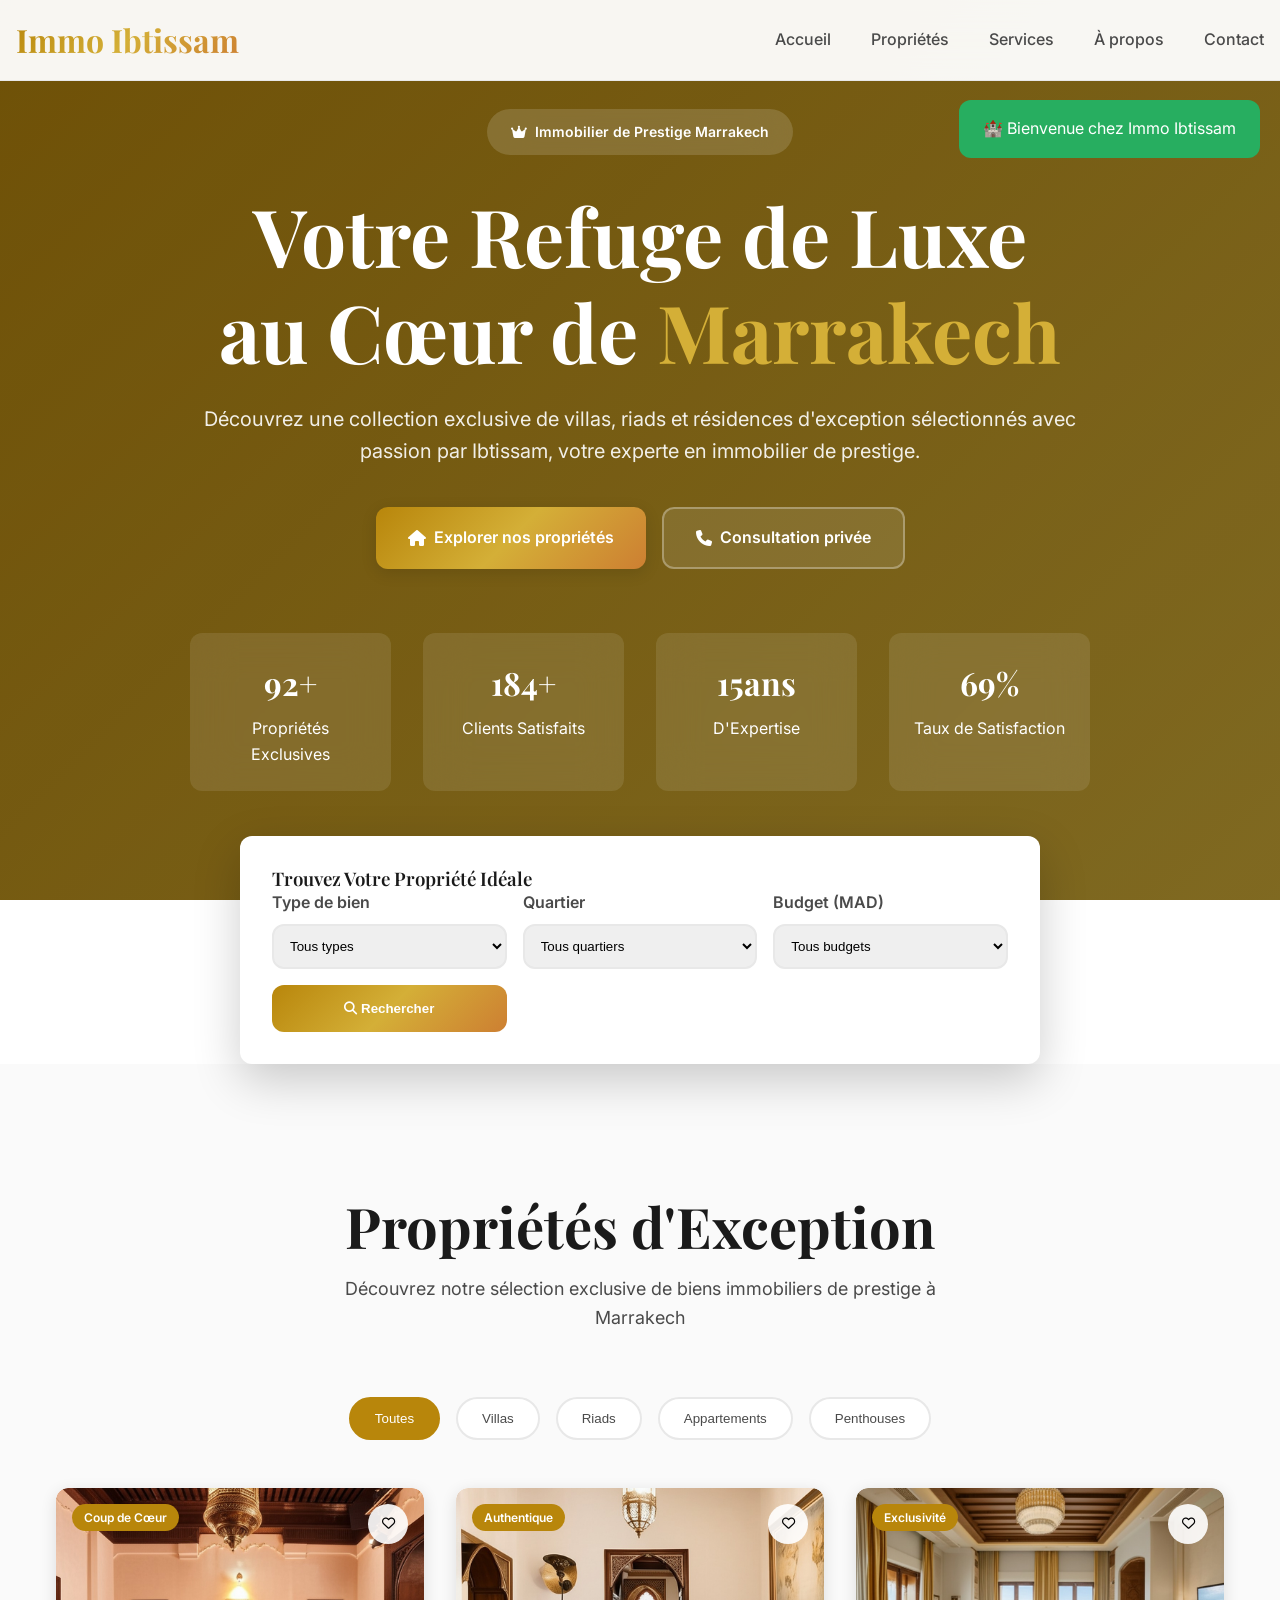
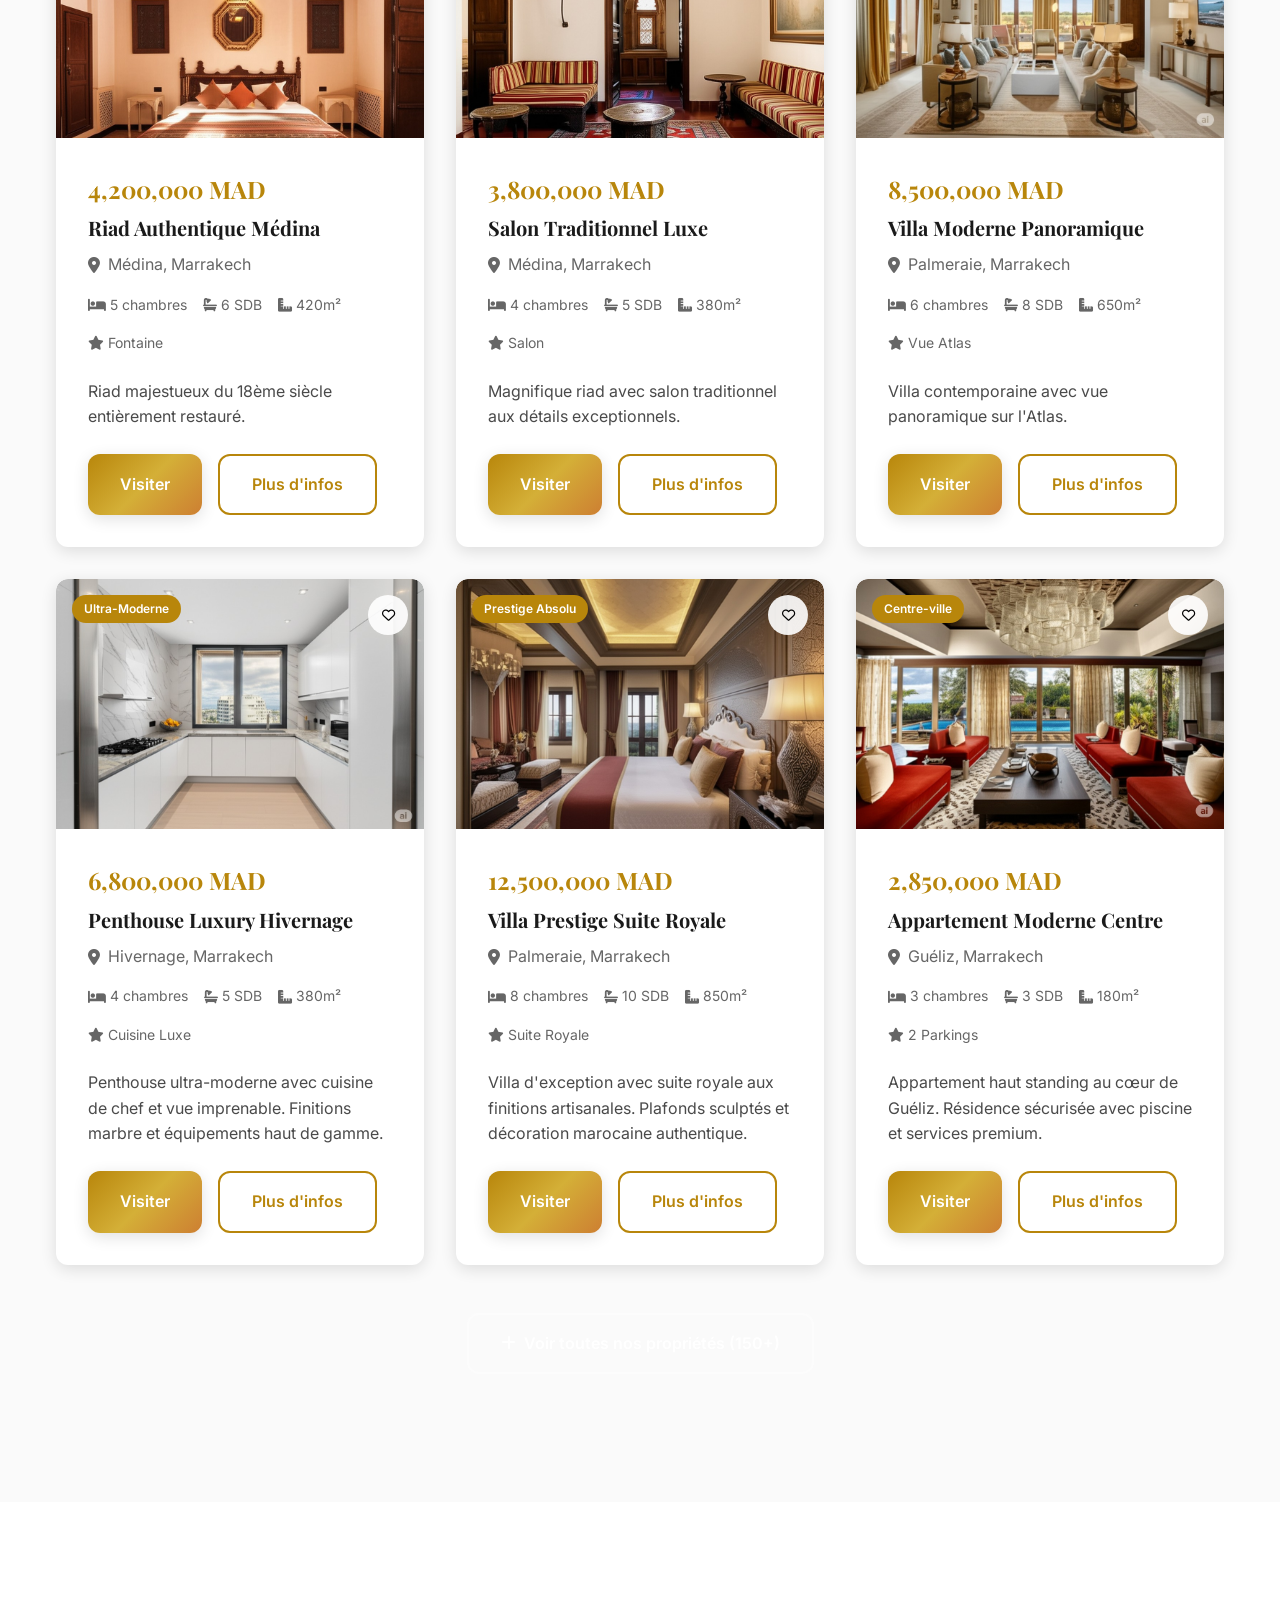
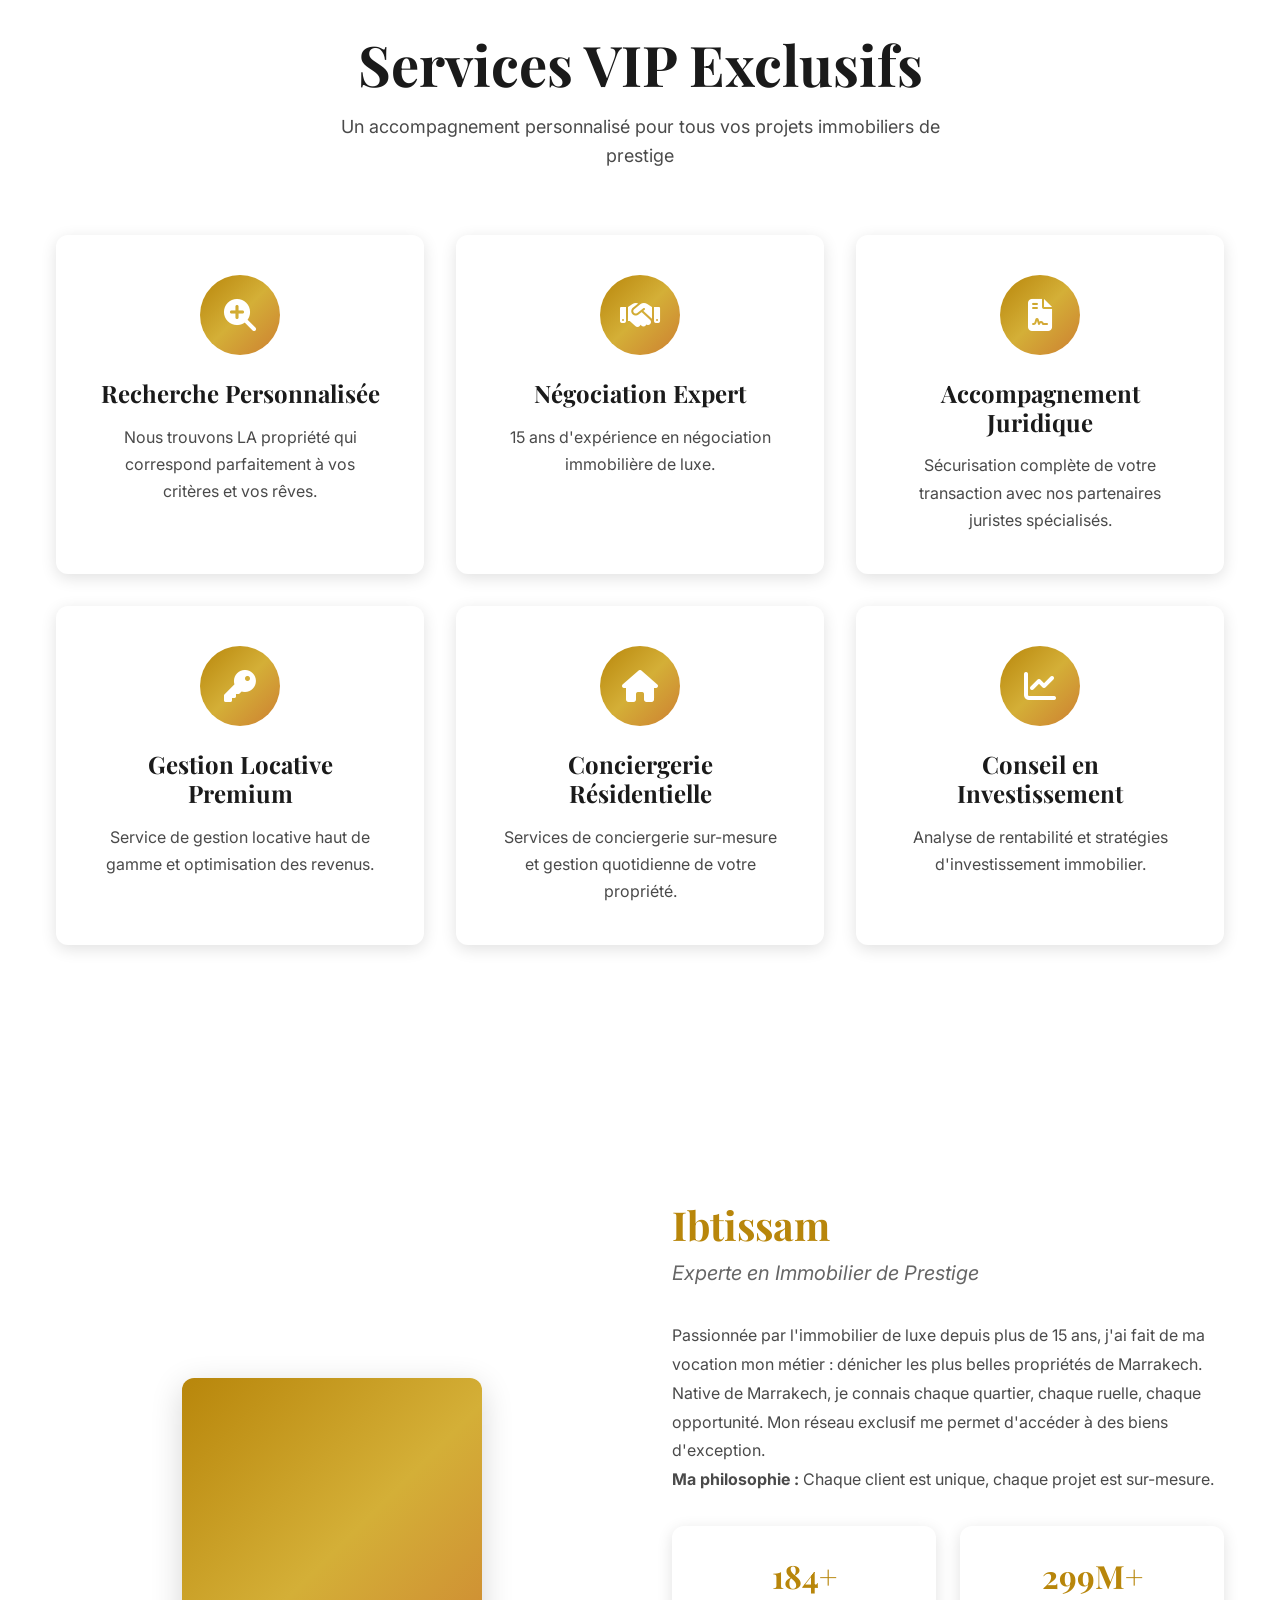
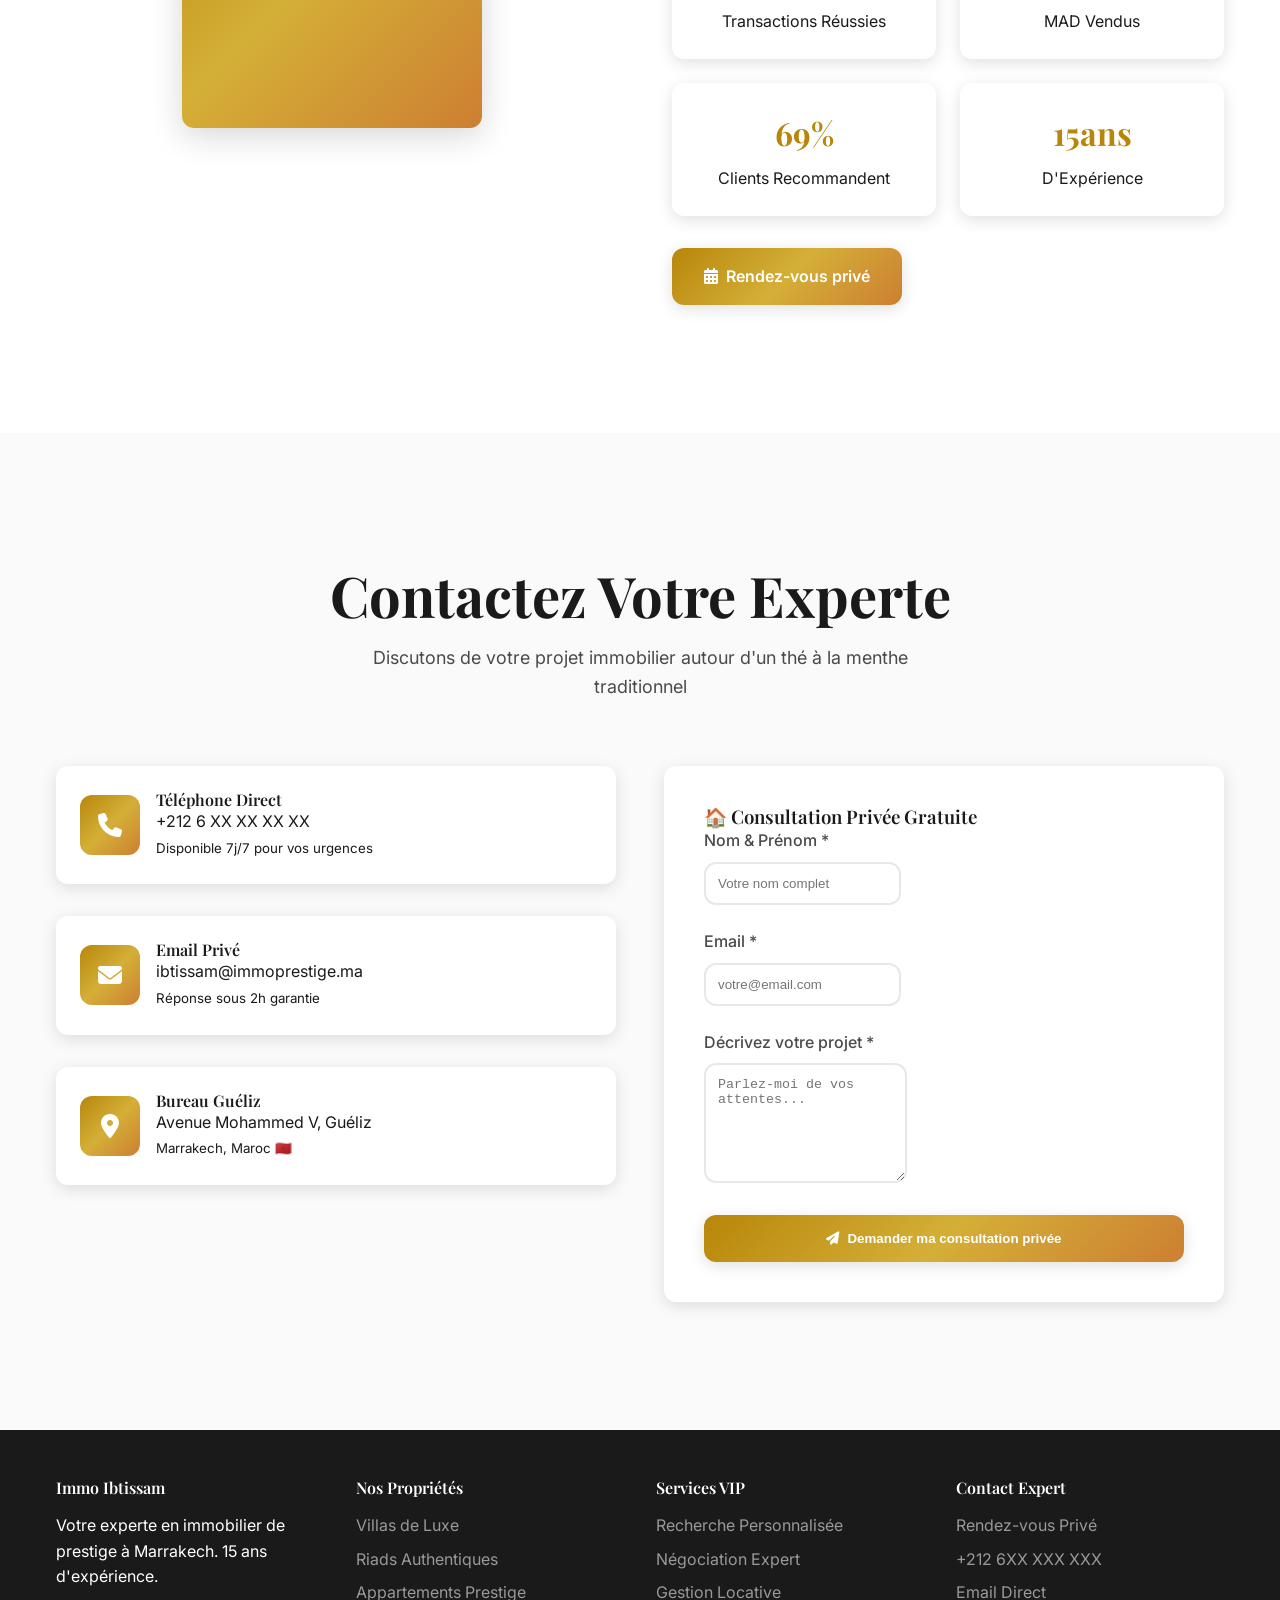
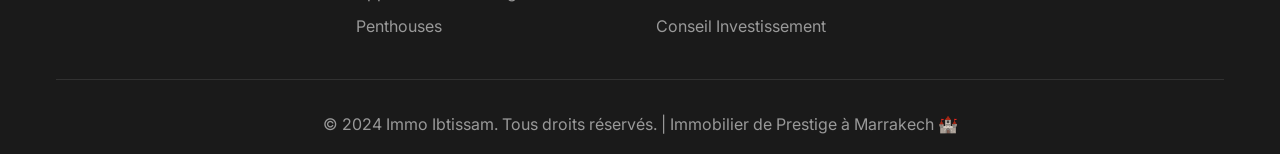
<file: imoBtisam/index.html>
<!DOCTYPE html>
<html lang="fr" class="scroll-smooth">
<head>
    <meta charset="UTF-8">
    <meta name="viewport" content="width=device-width, initial-scale=1.0">
    <title>Immo Ibtissam | Immobilier de Prestige Marrakech 🏰</title>
    
    <!-- SEO Immobilier Premium -->
    <meta name="description" content="🏠 Immobilier de luxe Marrakech | Villas, riads, appartements prestige | Location & vente exclusive | Services VIP | Immo Ibtissam - Votre expert immobilier">
    <meta name="keywords" content="immobilier Marrakech, villa luxe, riad prestige, location villa Marrakech, appartement haut standing, investissement immobilier Maroc">
    <meta name="author" content="Ibtissam - Expert Immobilier Marrakech">
    <meta name="robots" content="index, follow">
    
    <!-- Open Graph -->
    <meta property="og:title" content="Immo Ibtissam - Immobilier de Prestige Marrakech">
    <meta property="og:description" content="🏠 Immobilier de luxe à Marrakech - Villas, riads et appartements d'exception">
    <meta property="og:image" content="https://ibtissamimmo.ma/og-image.jpg">
    <meta property="og:url" content="https://ibtissamimmo.ma">
    <meta property="og:type" content="website">
    
    <!-- Premium Fonts -->
    <link rel="preconnect" href="https://fonts.googleapis.com">
    <link rel="preconnect" href="https://fonts.gstatic.com" crossorigin>
    <link href="https://fonts.googleapis.com/css2?family=Playfair+Display:wght@400;500;600;700;800&family=Inter:wght@300;400;500;600;700&family=Crimson+Text:ital,wght@0,400;0,600;1,400&display=swap" rel="stylesheet">
    
    <!-- Icons -->
    <link href="https://cdnjs.cloudflare.com/ajax/libs/font-awesome/6.4.0/css/all.min.css" rel="stylesheet">
    
    <!-- CSS Modulaire -->
    <link rel="stylesheet" href="css/styles.css">
</head>
<body>
    <!-- Navigation -->
    <nav class="navbar" id="navbar">
        <div class="nav-container">
            <a href="#" class="logo">Immo Ibtissam</a>
            
            <ul class="nav-links">
                <li><a href="#accueil" class="nav-link">Accueil</a></li>
                <li><a href="#proprietes" class="nav-link">Propriétés</a></li>
                <li><a href="#services" class="nav-link">Services</a></li>
                <li><a href="#apropos" class="nav-link">À propos</a></li>
                <li><a href="#contact" class="nav-link">Contact</a></li>
            </ul>
            
            <button class="mobile-menu-btn" id="mobileMenuBtn">
                <i class="fas fa-bars"></i>
            </button>
            
            <div class="mobile-menu" id="mobileMenu">
                <ul class="mobile-nav-links">
                    <li><a href="#accueil" class="nav-link">Accueil</a></li>
                    <li><a href="#proprietes" class="nav-link">Propriétés</a></li>
                    <li><a href="#services" class="nav-link">Services</a></li>
                    <li><a href="#apropos" class="nav-link">À propos</a></li>
                    <li><a href="#contact" class="nav-link">Contact</a></li>
                </ul>
            </div>
        </div>
    </nav>

    <!-- Hero Section -->
    <section id="accueil" class="hero">
        <div class="hero-content loading">
            <div class="hero-badge">
                <i class="fas fa-crown"></i>
                <span>Immobilier de Prestige Marrakech</span>
            </div>
            
            <h1>
                Votre Refuge de Luxe<br>
                au Cœur de <span style="color: var(--morocco-gold);">Marrakech</span>
            </h1>
            
            <p class="hero-subtitle">
                Découvrez une collection exclusive de villas, riads et résidences d'exception 
                sélectionnés avec passion par Ibtissam, votre experte en immobilier de prestige.
            </p>
            
            <div class="cta-buttons">
                <a href="#proprietes" class="btn btn-primary">
                    <i class="fas fa-home"></i>
                    Explorer nos propriétés
                </a>
                <a href="#contact" class="btn btn-secondary">
                    <i class="fas fa-phone"></i>
                    Consultation privée
                </a>
            </div>
            
            <div class="hero-stats">
                <div class="stat-item">
                    <span class="stat-number">150+</span>
                    <span class="stat-label">Propriétés Exclusives</span>
                </div>
                <div class="stat-item">
                    <span class="stat-number">300+</span>
                    <span class="stat-label">Clients Satisfaits</span>
                </div>
                <div class="stat-item">
                    <span class="stat-number">15ans</span>
                    <span class="stat-label">D'Expertise</span>
                </div>
                <div class="stat-item">
                    <span class="stat-number">98%</span>
                    <span class="stat-label">Taux de Satisfaction</span>
                </div>
            </div>
        </div>
    </section>

    <!-- Search Section -->
    <div class="search-section">
        <div class="search-container loading">
            <h3>Trouvez Votre Propriété Idéale</h3>
            <form class="search-form" id="propertySearch">
                <div class="search-group">
                    <label class="search-label">Type de bien</label>
                    <select class="search-input" name="type">
                        <option value="">Tous types</option>
                        <option value="villa">Villa</option>
                        <option value="riad">Riad</option>
                        <option value="appartement">Appartement</option>
                        <option value="penthouse">Penthouse</option>
                    </select>
                </div>
                <div class="search-group">
                    <label class="search-label">Quartier</label>
                    <select class="search-input" name="location">
                        <option value="">Tous quartiers</option>
                        <option value="medina">Médina</option>
                        <option value="palmeraie">Palmeraie</option>
                        <option value="hivernage">Hivernage</option>
                        <option value="gueliz">Guéliz</option>
                        <option value="targa">Targa</option>
                    </select>
                </div>
                <div class="search-group">
                    <label class="search-label">Budget (MAD)</label>
                    <select class="search-input" name="budget">
                        <option value="">Tous budgets</option>
                        <option value="1000000-2000000">1M - 2M</option>
                        <option value="2000000-5000000">2M - 5M</option>
                        <option value="5000000-10000000">5M - 10M</option>
                        <option value="10000000+">10M+</option>
                    </select>
                </div>
                <button type="submit" class="search-btn">
                    <i class="fas fa-search"></i>
                    Rechercher
                </button>
            </form>
        </div>
    </div>

    <!-- Properties Section -->
    <section id="proprietes" class="properties">
        <div class="container">
            <div class="section-header loading">
                <h2 class="section-title">Propriétés d'Exception</h2>
                <p class="section-subtitle">
                    Découvrez notre sélection exclusive de biens immobiliers de prestige à Marrakech
                </p>
            </div>
            
            <div class="properties-filter">
                <button class="filter-btn active" data-filter="all">Toutes</button>
                <button class="filter-btn" data-filter="villa">Villas</button>
                <button class="filter-btn" data-filter="riad">Riads</button>
                <button class="filter-btn" data-filter="appartement">Appartements</button>
                <button class="filter-btn" data-filter="penthouse">Penthouses</button>
            </div>
            
            <div class="properties-grid" id="propertiesGrid">
                <!-- Les cartes de propriétés seront générées par JavaScript -->
            </div>
            
            <div style="text-align: center; margin-top: 3rem;">
                <a href="properties.html" class="btn btn-secondary">
                    <i class="fas fa-plus"></i>
                    Voir toutes nos propriétés (150+)
                </a>
            </div>
        </div>
    </section>

    <!-- Services Section -->
    <section id="services" class="services">
        <div class="container">
            <div class="section-header loading">
                <h2 class="section-title">Services VIP Exclusifs</h2>
                <p class="section-subtitle">
                    Un accompagnement personnalisé pour tous vos projets immobiliers de prestige
                </p>
            </div>
            
            <div class="services-grid">
                <div class="service-card loading">
                    <div class="service-icon"><i class="fas fa-search-plus"></i></div>
                    <h3 class="service-title">Recherche Personnalisée</h3>
                    <p class="service-description">Nous trouvons LA propriété qui correspond parfaitement à vos critères et vos rêves.</p>
                </div>
                
                <div class="service-card loading">
                    <div class="service-icon"><i class="fas fa-handshake"></i></div>
                    <h3 class="service-title">Négociation Expert</h3>
                    <p class="service-description">15 ans d'expérience en négociation immobilière de luxe.</p>
                </div>
                
                <div class="service-card loading">
                    <div class="service-icon"><i class="fas fa-file-contract"></i></div>
                    <h3 class="service-title">Accompagnement Juridique</h3>
                    <p class="service-description">Sécurisation complète de votre transaction avec nos partenaires juristes spécialisés.</p>
                </div>
                
                <div class="service-card loading">
                    <div class="service-icon"><i class="fas fa-key"></i></div>
                    <h3 class="service-title">Gestion Locative Premium</h3>
                    <p class="service-description">Service de gestion locative haut de gamme et optimisation des revenus.</p>
                </div>
                
                <div class="service-card loading">
                    <div class="service-icon"><i class="fas fa-home"></i></div>
                    <h3 class="service-title">Conciergerie Résidentielle</h3>
                    <p class="service-description">Services de conciergerie sur-mesure et gestion quotidienne de votre propriété.</p>
                </div>
                
                <div class="service-card loading">
                    <div class="service-icon"><i class="fas fa-chart-line"></i></div>
                    <h3 class="service-title">Conseil en Investissement</h3>
                    <p class="service-description">Analyse de rentabilité et stratégies d'investissement immobilier.</p>
                </div>
            </div>
        </div>
    </section>

    <!-- About Section -->
    <section id="apropos" class="about">
        <div class="container">
            <div class="about-content">
                <div class="about-image loading">
                    <div class="about-photo"></div>
                </div>
                
                <div class="about-text loading">
                    <h2 class="about-name">Ibtissam</h2>
                    <p class="about-title">Experte en Immobilier de Prestige</p>
                    <div class="about-description">
                        <p>Passionnée par l'immobilier de luxe depuis plus de 15 ans, j'ai fait de ma vocation 
                        mon métier : dénicher les plus belles propriétés de Marrakech.</p>
                        <p>Native de Marrakech, je connais chaque quartier, chaque ruelle, chaque opportunité. 
                        Mon réseau exclusif me permet d'accéder à des biens d'exception.</p>
                        <p><strong>Ma philosophie :</strong> Chaque client est unique, chaque projet est sur-mesure.</p>
                    </div>
                    
                    <div class="about-stats">
                        <div class="about-stat">
                            <span class="about-stat-number">300+</span>
                            <span class="about-stat-label">Transactions Réussies</span>
                        </div>
                        <div class="about-stat">
                            <span class="about-stat-number">500M+</span>
                            <span class="about-stat-label">MAD Vendus</span>
                        </div>
                        <div class="about-stat">
                            <span class="about-stat-number">98%</span>
                            <span class="about-stat-label">Clients Recommandent</span>
                        </div>
                        <div class="about-stat">
                            <span class="about-stat-number">15ans</span>
                            <span class="about-stat-label">D'Expérience</span>
                        </div>
                    </div>
                    
                    <div style="margin-top: 2rem;">
                        <a href="#contact" class="btn btn-primary">
                            <i class="fas fa-calendar-alt"></i>
                            Rendez-vous privé
                        </a>
                    </div>
                </div>
            </div>
        </div>
    </section>

    <!-- Contact Section -->
    <section id="contact" class="contact">
        <div class="container">
            <div class="section-header loading">
                <h2 class="section-title">Contactez Votre Experte</h2>
                <p class="section-subtitle">
                    Discutons de votre projet immobilier autour d'un thé à la menthe traditionnel
                </p>
            </div>
            
            <div class="contact-content">
                <div class="contact-info loading">
                    <div class="contact-item">
                        <div class="contact-icon"><i class="fas fa-phone"></i></div>
                        <div>
                            <h4>Téléphone Direct</h4>
                            <p>+212 6 XX XX XX XX</p>
                            <small>Disponible 7j/7 pour vos urgences</small>
                        </div>
                    </div>
                    
                    <div class="contact-item">
                        <div class="contact-icon"><i class="fas fa-envelope"></i></div>
                        <div>
                            <h4>Email Privé</h4>
                            <p>ibtissam@immoprestige.ma</p>
                            <small>Réponse sous 2h garantie</small>
                        </div>
                    </div>
                    
                    <div class="contact-item">
                        <div class="contact-icon"><i class="fas fa-map-marker-alt"></i></div>
                        <div>
                            <h4>Bureau Guéliz</h4>
                            <p>Avenue Mohammed V, Guéliz</p>
                            <small>Marrakech, Maroc 🇲🇦</small>
                        </div>
                    </div>
                </div>
                
                <form class="contact-form loading" id="contactForm">
                    <h3>🏠 Consultation Privée Gratuite</h3>
                    
                    <div class="form-group">
                        <label for="name">Nom & Prénom *</label>
                        <input type="text" id="name" name="name" class="form-control" placeholder="Votre nom complet" required>
                    </div>
                    
                    <div class="form-group">
                        <label for="email">Email *</label>
                        <input type="email" id="email" name="email" class="form-control" placeholder="votre@email.com" required>
                    </div>
                    
                    <div class="form-group">
                        <label for="message">Décrivez votre projet *</label>
                        <textarea id="message" name="message" class="form-control" placeholder="Parlez-moi de vos attentes..." required></textarea>
                    </div>
                    
                    <button type="submit" class="btn btn-primary" style="width: 100%;">
                        <i class="fas fa-paper-plane"></i>
                        Demander ma consultation privée
                    </button>
                </form>
            </div>
        </div>
    </section>

    <!-- Footer -->
    <footer class="footer">
        <div class="container">
            <div class="footer-content">
                <div class="footer-section">
                    <h4>Immo Ibtissam</h4>
                    <p>Votre experte en immobilier de prestige à Marrakech. 15 ans d'expérience.</p>
                </div>
                
                <div class="footer-section">
                    <h4>Nos Propriétés</h4>
                    <ul class="footer-links">
                        <li><a href="#proprietes">Villas de Luxe</a></li>
                        <li><a href="#proprietes">Riads Authentiques</a></li>
                        <li><a href="#proprietes">Appartements Prestige</a></li>
                        <li><a href="#proprietes">Penthouses</a></li>
                    </ul>
                </div>
                
                <div class="footer-section">
                    <h4>Services VIP</h4>
                    <ul class="footer-links">
                        <li><a href="#services">Recherche Personnalisée</a></li>
                        <li><a href="#services">Négociation Expert</a></li>
                        <li><a href="#services">Gestion Locative</a></li>
                        <li><a href="#services">Conseil Investissement</a></li>
                    </ul>
                </div>
                
                <div class="footer-section">
                    <h4>Contact Expert</h4>
                    <ul class="footer-links">
                        <li><a href="#contact">Rendez-vous Privé</a></li>
                        <li><a href="tel:+212600000000">+212 6XX XXX XXX</a></li>
                        <li><a href="mailto:ibtissam@immoprestige.ma">Email Direct</a></li>
                    </ul>
                </div>
            </div>
            
            <div class="footer-bottom">
                <p>&copy; 2024 Immo Ibtissam. Tous droits réservés. | Immobilier de Prestige à Marrakech 🏰</p>
            </div>
        </div>
    </footer>

    <!-- JavaScript Modulaire -->
    <script src="js/config.js"></script>
    <script src="js/script.js"></script>
</body>
</html>
</file>
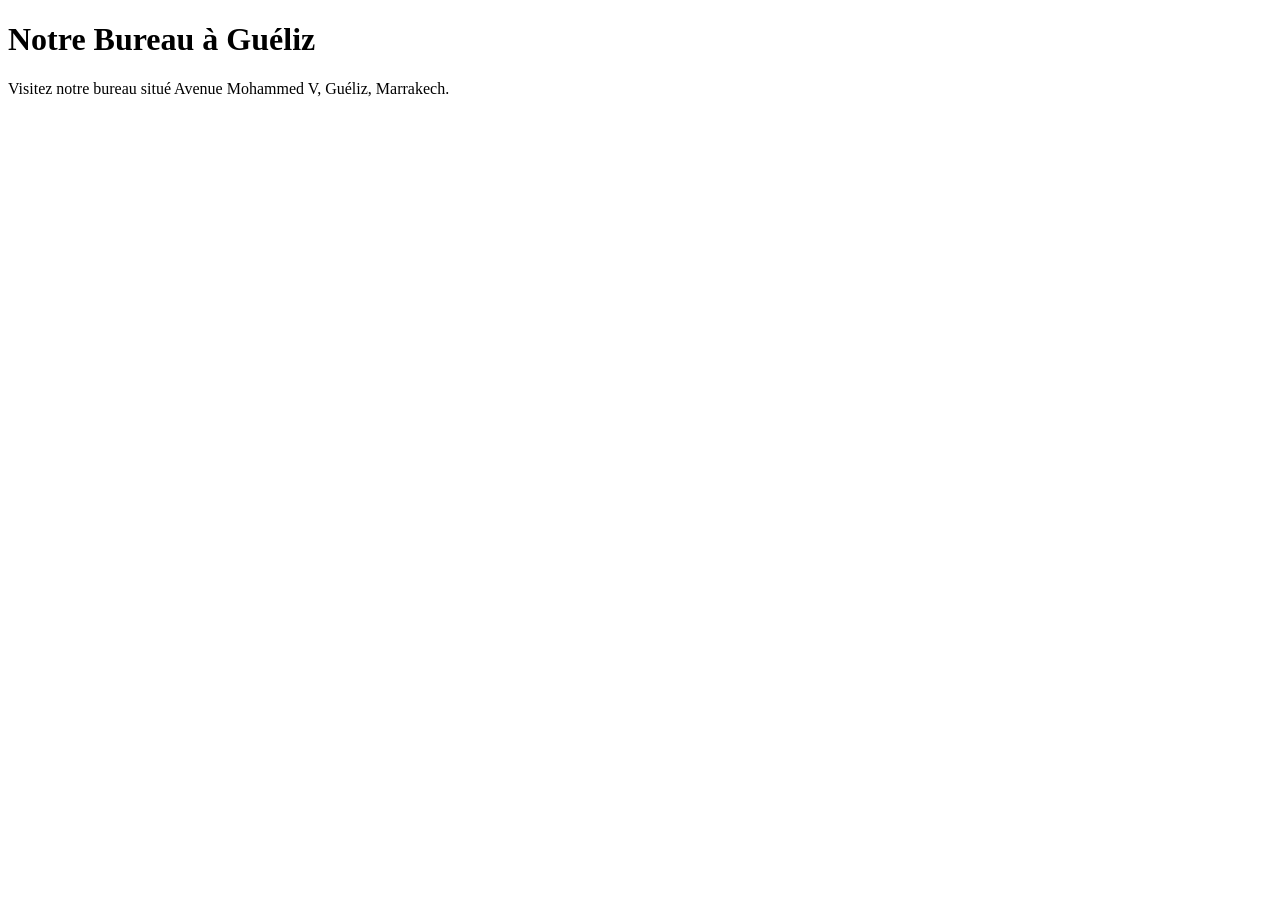
<file: imoBtisam/bureau.html>
<!DOCTYPE html>
<html lang="fr">
<head>
    <meta charset="UTF-8">
    <meta name="viewport" content="width=device-width, initial-scale=1.0">
    <title>Bureau Guéliz | Immo Ibtissam</title>
</head>
<body>
    <h1>Notre Bureau à Guéliz</h1>
    <p>Visitez notre bureau situé Avenue Mohammed V, Guéliz, Marrakech.</p>
</body>
</html>
</file>
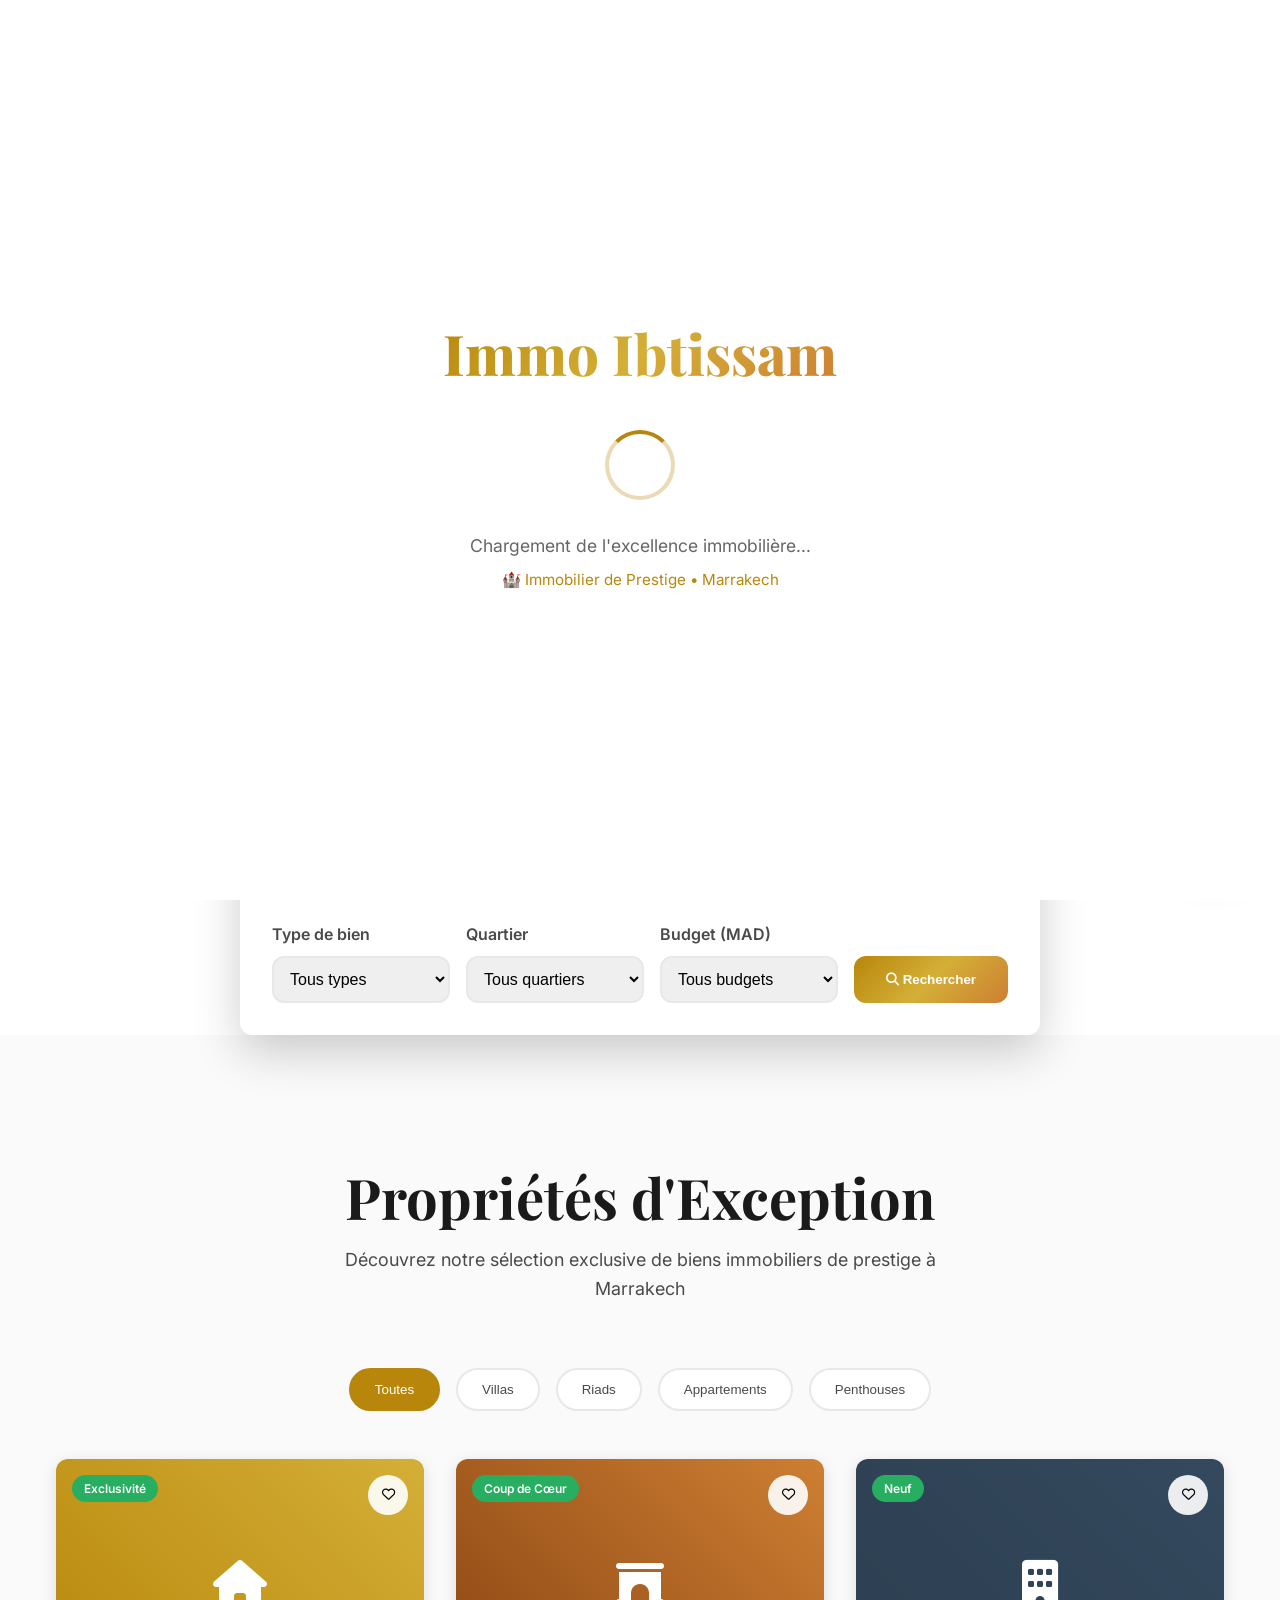
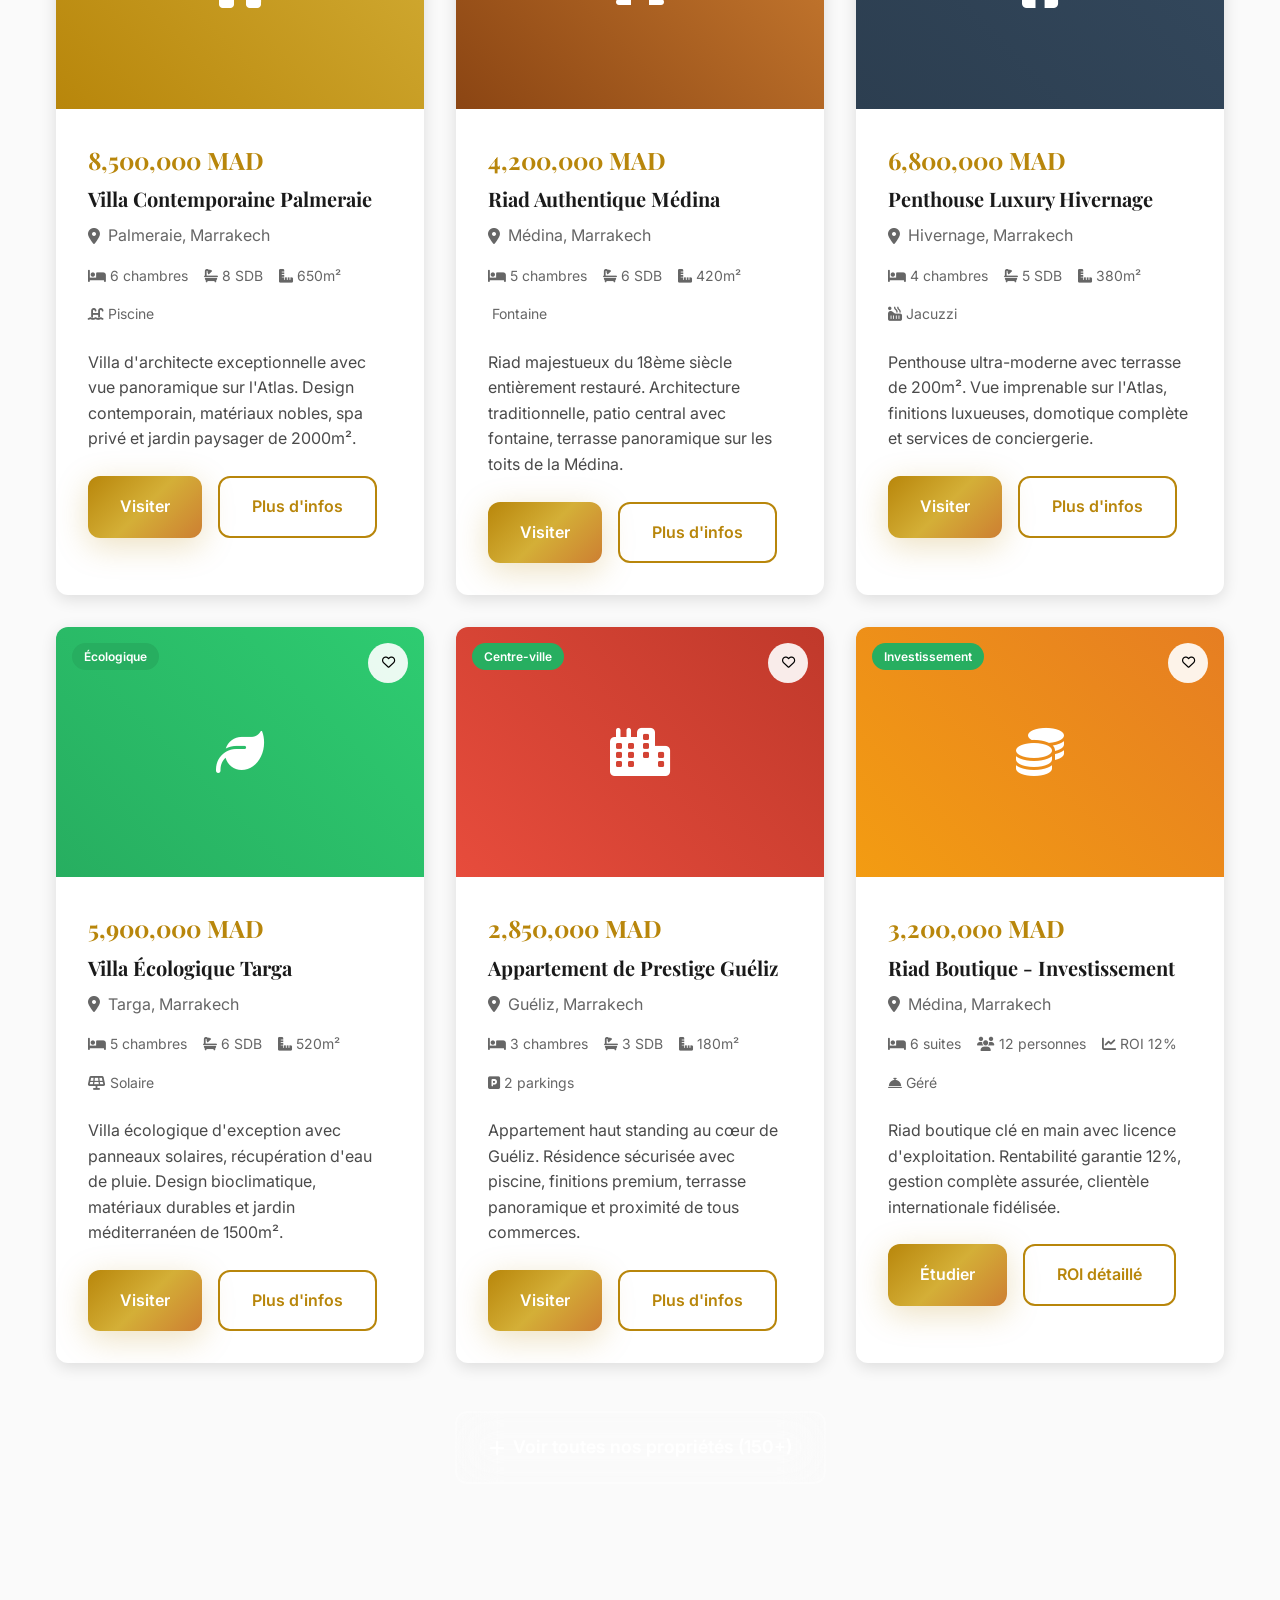
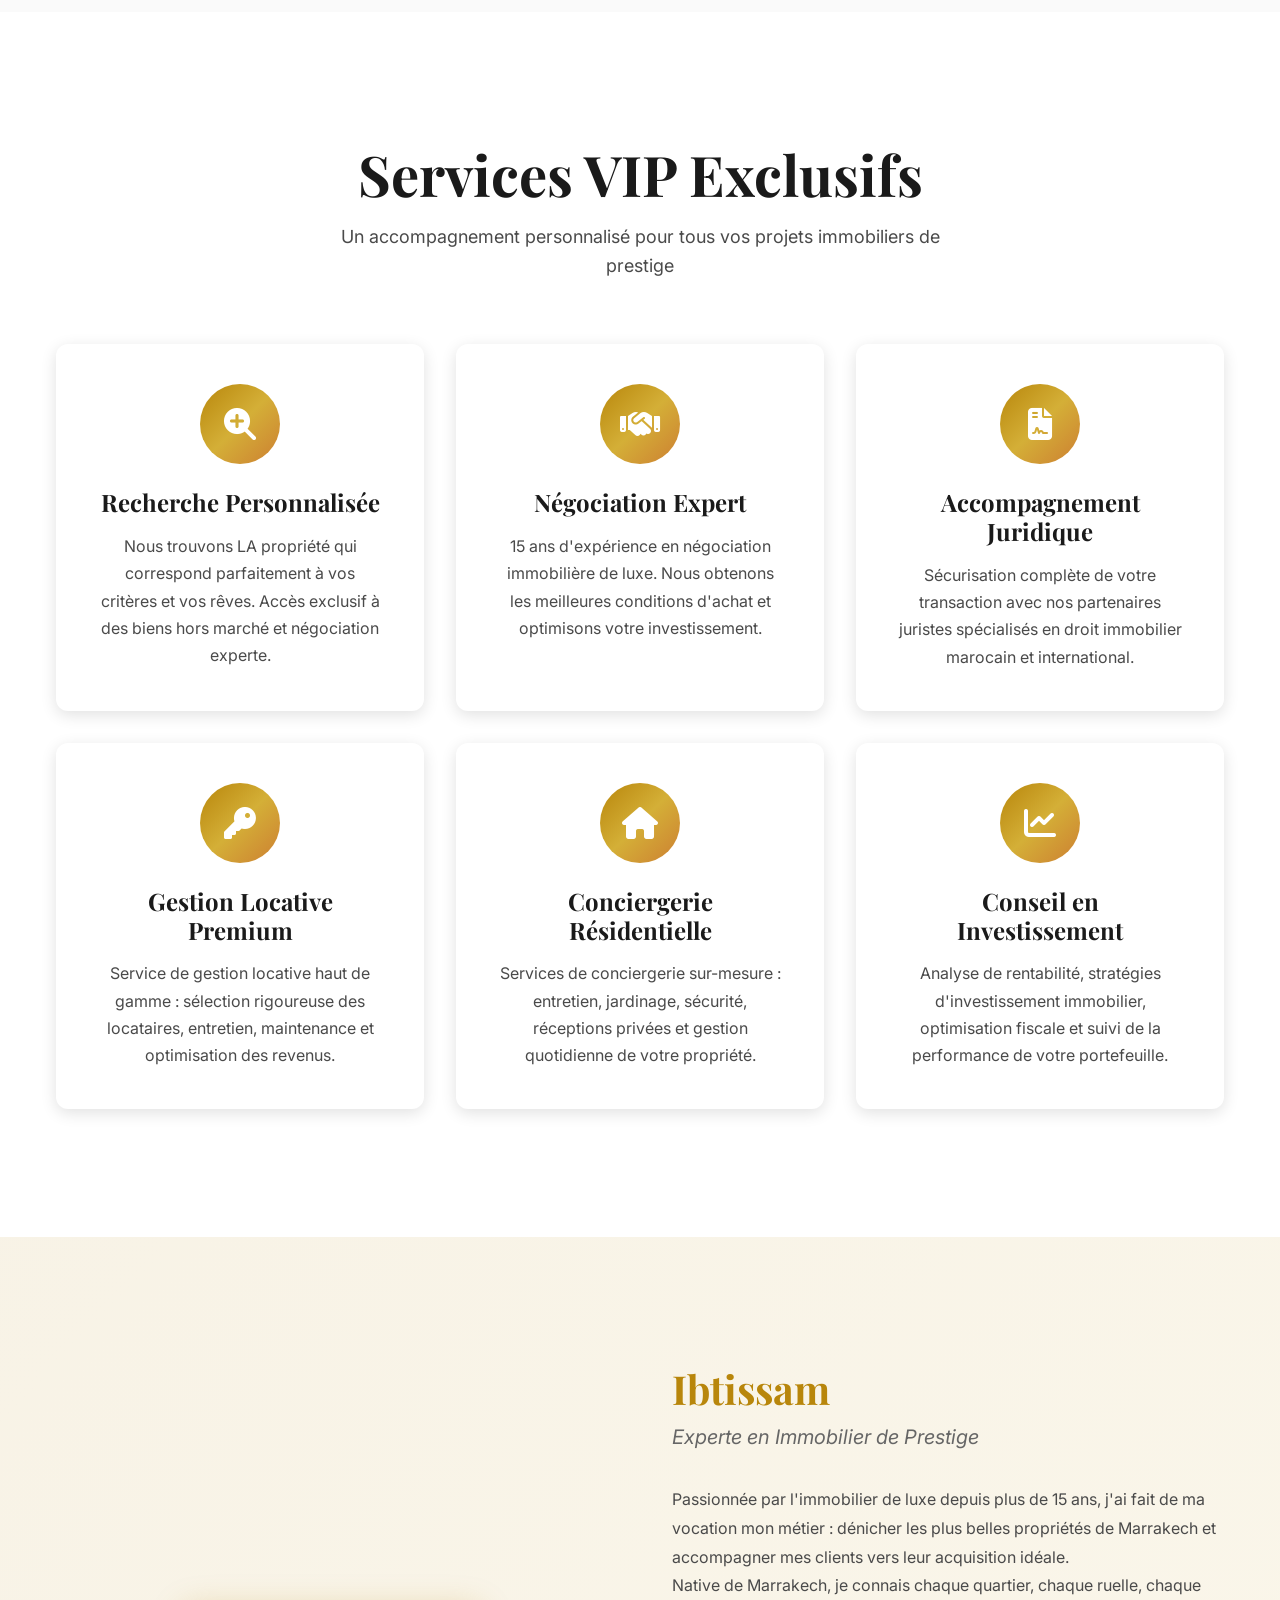
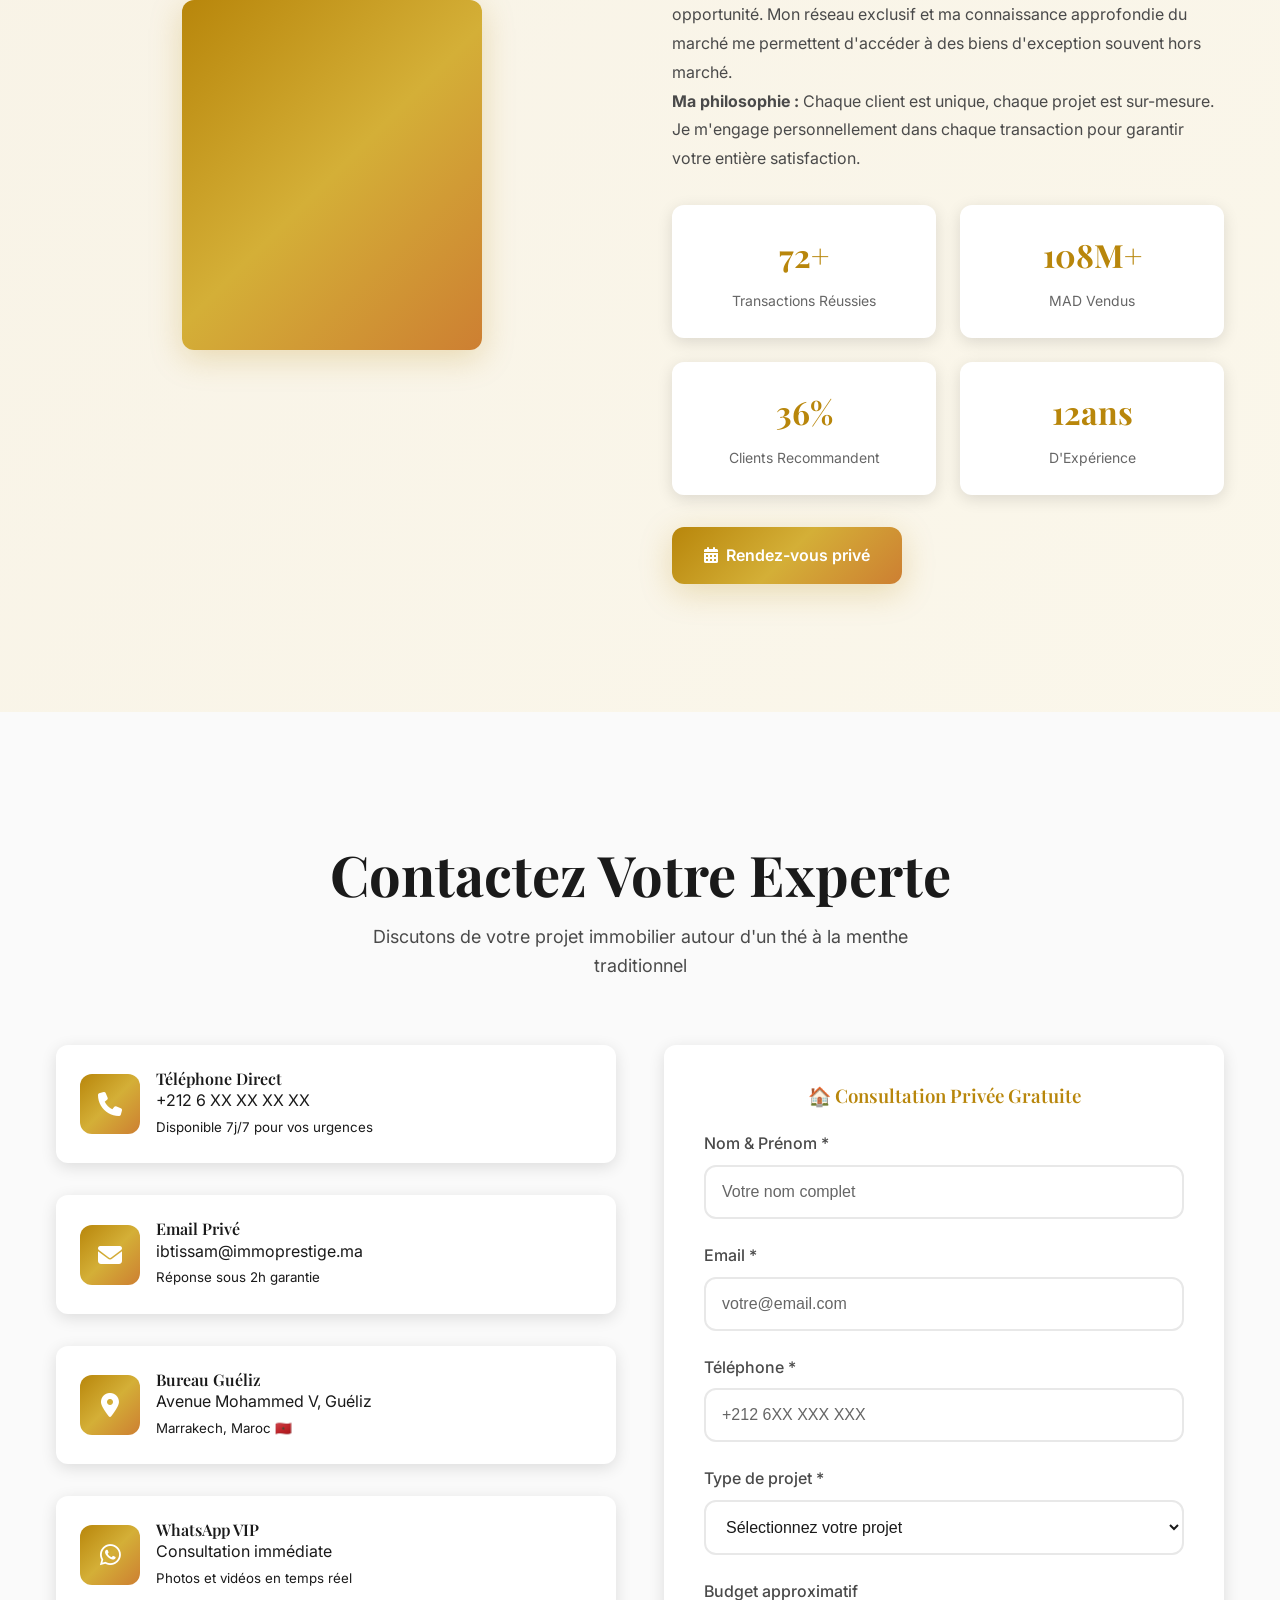
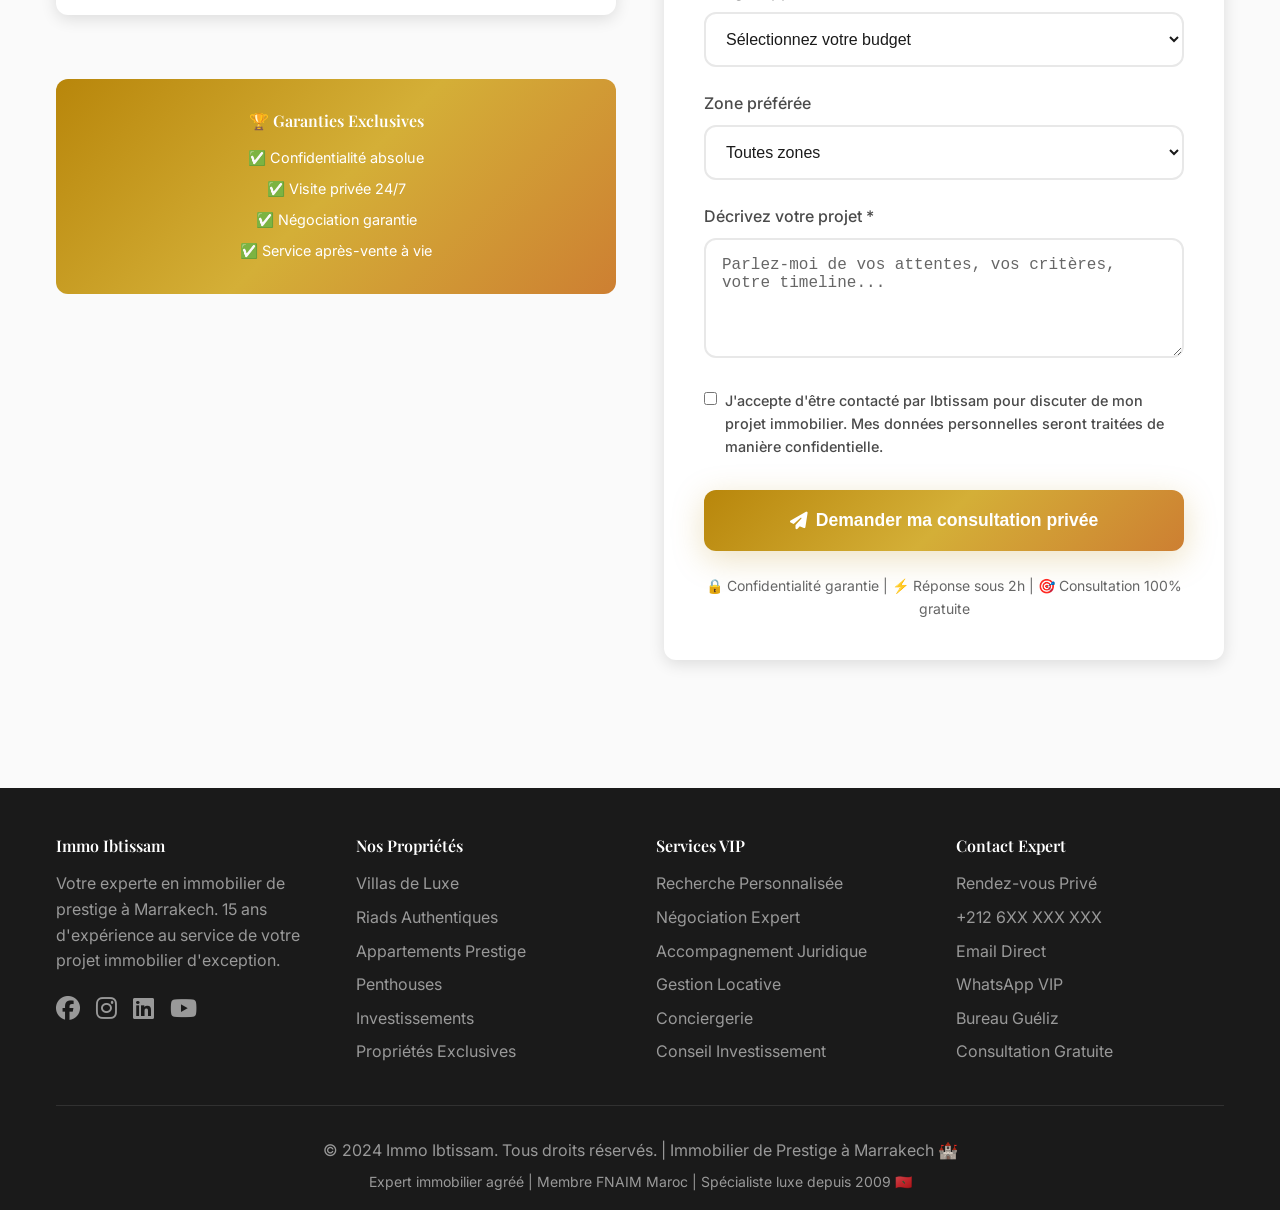
<file: imoBtisam/index_luxury.html>
<!DOCTYPE html>
<html lang="fr" class="scroll-smooth">
<head>
    <meta charset="UTF-8">
    <meta name="viewport" content="width=device-width, initial-scale=1.0">
    <title>Immo Ibtissam | Immobilier de Prestige Marrakech 🏰</title>
    
    <!-- SEO Immobilier Premium -->
    <meta name="description" content="🏠 Immobilier de luxe Marrakech | Villas, riads, appartements prestige | Location & vente exclusive | Services VIP | Immo Ibtissam - Votre expert immobilier">
    <meta name="keywords" content="immobilier Marrakech, villa luxe, riad prestige, location villa Marrakech, appartement haut standing, investissement immobilier Maroc">
    <meta name="author" content="Ibtissam - Expert Immobilier Marrakech">
    <meta name="robots" content="index, follow">
    
    <!-- Open Graph -->
    <meta property="og:title" content="Immo Ibtissam - Immobilier de Prestige Marrakech">
    <meta property="og:description" content="🏠 Immobilier de luxe à Marrakech - Villas, riads et appartements d'exception">
    <meta property="og:image" content="https://ibtissamimmo.ma/og-image.jpg">
    <meta property="og:url" content="https://ibtissamimmo.ma">
    <meta property="og:type" content="website">
    
    <!-- Premium Fonts -->
    <link rel="preconnect" href="https://fonts.googleapis.com">
    <link rel="preconnect" href="https://fonts.gstatic.com" crossorigin>
    <link href="https://fonts.googleapis.com/css2?family=Playfair+Display:wght@400;500;600;700;800&family=Inter:wght@300;400;500;600;700&family=Crimson+Text:ital,wght@0,400;0,600;1,400&display=swap" rel="stylesheet">
    
    <!-- Icons -->
    <link href="https://cdnjs.cloudflare.com/ajax/libs/font-awesome/6.4.0/css/all.min.css" rel="stylesheet">
    
    <style>
        :root {
            /* Luxury Real Estate Colors */
            --primary: #b8860b;
            --primary-light: #daa520;
            --primary-dark: #9a7209;
            --secondary: #2c3e50;
            --accent: #8b4513;
            --success: #27ae60;
            --warning: #f39c12;
            --error: #e74c3c;
            
            /* Morocco Luxury Palette */
            --morocco-gold: #d4af37;
            --morocco-bronze: #cd7f32;
            --morocco-burgundy: #800020;
            --morocco-cream: #f5f5dc;
            
            /* Premium Backgrounds */
            --bg-primary: #ffffff;
            --bg-secondary: #fafafa;
            --bg-tertiary: #f8f9fa;
            --bg-dark: #1a1a1a;
            --bg-darker: #0d1117;
            --bg-gradient: linear-gradient(135deg, #b8860b 0%, #d4af37 50%, #cd7f32 100%);
            --bg-luxury: linear-gradient(135deg, rgba(184, 134, 11, 0.1) 0%, rgba(212, 175, 55, 0.1) 100%);
            
            /* Typography Luxury */
            --text-primary: #1a1a1a;
            --text-secondary: #4a4a4a;
            --text-muted: #666666;
            --text-light: #999999;
            --text-white: #ffffff;
            
            /* Luxury Effects */
            --border-radius: 12px;
            --border-color: #e8e8e8;
            --shadow-sm: 0 2px 8px rgba(0, 0, 0, 0.08);
            --shadow-md: 0 4px 16px rgba(0, 0, 0, 0.12);
            --shadow-lg: 0 8px 32px rgba(0, 0, 0, 0.16);
            --shadow-xl: 0 16px 48px rgba(0, 0, 0, 0.2);
            --shadow-luxury: 0 8px 32px rgba(184, 134, 11, 0.25);
            --transition: all 0.3s cubic-bezier(0.4, 0, 0.2, 1);
        }

        /* Reset & Base */
        * {
            margin: 0;
            padding: 0;
            box-sizing: border-box;
        }

        html {
            scroll-behavior: smooth;
            scroll-padding-top: 80px;
        }

        body {
            font-family: 'Inter', sans-serif;
            line-height: 1.6;
            color: var(--text-primary);
            background: var(--bg-primary);
            overflow-x: hidden;
        }

        /* Luxury Typography */
        h1, h2, h3, h4, h5, h6 {
            font-family: 'Playfair Display', serif;
            font-weight: 600;
            line-height: 1.2;
        }

        .text-luxury {
            font-family: 'Crimson Text', serif;
            font-style: italic;
        }

        /* Container System */
        .container {
            width: 100%;
            max-width: 1200px;
            margin: 0 auto;
            padding: 0 1rem;
        }

        .container-lg {
            max-width: 1400px;
        }

        /* Navigation Luxury */
        .navbar {
            position: fixed;
            top: 0;
            left: 0;
            right: 0;
            z-index: 1000;
            background: rgba(255, 255, 255, 0.95);
            backdrop-filter: blur(20px);
            border-bottom: 1px solid var(--border-color);
            transition: var(--transition);
        }

        .navbar.scrolled {
            background: rgba(255, 255, 255, 0.98);
            box-shadow: var(--shadow-lg);
        }

        .nav-container {
            display: flex;
            justify-content: space-between;
            align-items: center;
            padding: 1rem;
            height: 80px;
        }

        .logo {
            font-family: 'Playfair Display', serif;
            font-size: 2rem;
            font-weight: 700;
            background: var(--bg-gradient);
            -webkit-background-clip: text;
            background-clip: text;
            -webkit-text-fill-color: transparent;
            text-decoration: none;
        }

        .nav-links {
            display: none;
            list-style: none;
            gap: 2.5rem;
        }

        .nav-link {
            color: var(--text-secondary);
            text-decoration: none;
            font-weight: 500;
            position: relative;
            transition: var(--transition);
            padding: 0.5rem 0;
        }

        .nav-link:hover {
            color: var(--primary);
        }

        .nav-link::after {
            content: '';
            position: absolute;
            bottom: 0;
            left: 0;
            width: 0;
            height: 2px;
            background: var(--primary);
            transition: width 0.3s ease;
        }

        .nav-link:hover::after {
            width: 100%;
        }

        .mobile-menu-btn {
            display: block;
            background: none;
            border: none;
            font-size: 1.5rem;
            color: var(--text-primary);
            cursor: pointer;
            padding: 0.5rem;
        }

        .mobile-menu {
            display: none;
            position: absolute;
            top: 100%;
            left: 0;
            right: 0;
            background: white;
            border-top: 1px solid var(--border-color);
            box-shadow: var(--shadow-lg);
        }

        .mobile-menu.active {
            display: block;
            animation: slideDown 0.3s ease-out;
        }

        @keyframes slideDown {
            from {
                opacity: 0;
                transform: translateY(-10px);
            }
            to {
                opacity: 1;
                transform: translateY(0);
            }
        }

        .mobile-nav-links {
            list-style: none;
            padding: 1rem;
        }

        .mobile-nav-links li {
            padding: 1rem 0;
            border-bottom: 1px solid var(--border-color);
        }

        .mobile-nav-links li:last-child {
            border-bottom: none;
        }

        /* Hero Section Luxury */
        .hero {
            min-height: 100vh;
            background: linear-gradient(rgba(0, 0, 0, 0.4), rgba(0, 0, 0, 0.4)), url('data:image/svg+xml,<svg xmlns="http://www.w3.org/2000/svg" viewBox="0 0 1000 600"><rect fill="%23b8860b" width="1000" height="600"/></svg>');
            background-size: cover;
            background-position: center;
            display: flex;
            align-items: center;
            text-align: center;
            color: white;
            position: relative;
        }

        .hero::before {
            content: '';
            position: absolute;
            top: 0;
            left: 0;
            right: 0;
            bottom: 0;
            background: linear-gradient(45deg, rgba(184, 134, 11, 0.3) 0%, rgba(212, 175, 55, 0.2) 100%);
            z-index: 1;
        }

        .hero-content {
            position: relative;
            z-index: 2;
            max-width: 900px;
            margin: 0 auto;
            padding: 0 2rem;
        }

        .hero-badge {
            display: inline-flex;
            align-items: center;
            gap: 0.5rem;
            background: rgba(255, 255, 255, 0.15);
            color: white;
            padding: 0.75rem 1.5rem;
            border-radius: 50px;
            font-size: 0.875rem;
            font-weight: 600;
            margin-bottom: 2rem;
            backdrop-filter: blur(20px);
            border: 1px solid rgba(255, 255, 255, 0.2);
        }

        .hero h1 {
            font-size: clamp(2.5rem, 8vw, 5rem);
            font-weight: 700;
            line-height: 1.1;
            margin-bottom: 1.5rem;
            font-family: 'Playfair Display', serif;
        }

        .hero-subtitle {
            font-size: 1.25rem;
            margin-bottom: 2.5rem;
            max-width: 600px;
            margin-left: auto;
            margin-right: auto;
            opacity: 0.9;
        }

        .cta-buttons {
            display: flex;
            flex-direction: column;
            gap: 1rem;
            margin-bottom: 4rem;
        }

        .btn {
            display: inline-flex;
            align-items: center;
            justify-content: center;
            gap: 0.5rem;
            padding: 1rem 2rem;
            border-radius: var(--border-radius);
            font-weight: 600;
            text-decoration: none;
            transition: var(--transition);
            font-size: 1rem;
            border: none;
            cursor: pointer;
        }

        .btn-primary {
            background: var(--bg-gradient);
            color: white;
            box-shadow: var(--shadow-luxury);
        }

        .btn-primary:hover {
            transform: translateY(-3px);
            box-shadow: var(--shadow-xl);
        }

        .btn-secondary {
            background: rgba(255, 255, 255, 0.1);
            color: white;
            border: 2px solid rgba(255, 255, 255, 0.3);
            backdrop-filter: blur(20px);
        }

        .btn-secondary:hover {
            background: rgba(255, 255, 255, 0.2);
            transform: translateY(-2px);
        }

        .hero-stats {
            display: grid;
            grid-template-columns: repeat(auto-fit, minmax(120px, 1fr));
            gap: 2rem;
            margin-top: 3rem;
        }

        .stat-item {
            text-align: center;
            padding: 1.5rem;
            background: rgba(255, 255, 255, 0.1);
            border-radius: var(--border-radius);
            backdrop-filter: blur(20px);
            border: 1px solid rgba(255, 255, 255, 0.2);
            transition: var(--transition);
        }

        .stat-item:hover {
            transform: translateY(-5px);
            background: rgba(255, 255, 255, 0.15);
        }

        .stat-number {
            font-size: 2rem;
            font-weight: 700;
            display: block;
            margin-bottom: 0.5rem;
            font-family: 'Playfair Display', serif;
        }

        .stat-label {
            font-size: 0.875rem;
            opacity: 0.9;
            font-weight: 500;
        }

        /* Search Bar Luxury */
        .search-section {
            margin-top: -4rem;
            position: relative;
            z-index: 3;
            padding: 0 2rem;
        }

        .search-container {
            max-width: 800px;
            margin: 0 auto;
            background: white;
            padding: 2rem;
            border-radius: var(--border-radius);
            box-shadow: var(--shadow-xl);
        }

        .search-form {
            display: grid;
            grid-template-columns: 1fr;
            gap: 1rem;
        }

        .search-group {
            display: flex;
            flex-direction: column;
        }

        .search-label {
            font-weight: 600;
            margin-bottom: 0.5rem;
            color: var(--text-secondary);
        }

        .search-input {
            padding: 0.75rem;
            border: 2px solid var(--border-color);
            border-radius: var(--border-radius);
            font-size: 1rem;
            transition: var(--transition);
        }

        .search-input:focus {
            outline: none;
            border-color: var(--primary);
            box-shadow: 0 0 0 3px rgba(184, 134, 11, 0.1);
        }

        .search-btn {
            background: var(--bg-gradient);
            color: white;
            border: none;
            padding: 1rem 2rem;
            border-radius: var(--border-radius);
            font-weight: 600;
            cursor: pointer;
            transition: var(--transition);
        }

        .search-btn:hover {
            transform: translateY(-2px);
            box-shadow: var(--shadow-md);
        }

        /* Properties Section */
        .properties {
            padding: 8rem 0;
            background: var(--bg-secondary);
        }

        .section-header {
            text-align: center;
            margin-bottom: 4rem;
            max-width: 800px;
            margin-left: auto;
            margin-right: auto;
        }

        .section-title {
            font-size: clamp(2rem, 5vw, 3.5rem);
            font-weight: 700;
            margin-bottom: 1rem;
            color: var(--text-primary);
            font-family: 'Playfair Display', serif;
        }

        .section-subtitle {
            font-size: 1.125rem;
            color: var(--text-secondary);
            max-width: 600px;
            margin: 0 auto;
        }

        .properties-filter {
            display: flex;
            justify-content: center;
            gap: 1rem;
            margin-bottom: 3rem;
            flex-wrap: wrap;
        }

        .filter-btn {
            padding: 0.75rem 1.5rem;
            border: 2px solid var(--border-color);
            background: white;
            border-radius: 25px;
            color: var(--text-secondary);
            font-weight: 500;
            cursor: pointer;
            transition: var(--transition);
        }

        .filter-btn.active,
        .filter-btn:hover {
            background: var(--primary);
            border-color: var(--primary);
            color: white;
        }

        .properties-grid {
            display: grid;
            grid-template-columns: repeat(auto-fit, minmax(350px, 1fr));
            gap: 2rem;
        }

        .property-card {
            background: white;
            border-radius: var(--border-radius);
            overflow: hidden;
            box-shadow: var(--shadow-md);
            transition: var(--transition);
            position: relative;
        }

        .property-card:hover {
            transform: translateY(-8px);
            box-shadow: var(--shadow-xl);
        }

        .property-image {
            height: 250px;
            background: var(--bg-gradient);
            position: relative;
            overflow: hidden;
        }

        .property-badge {
            position: absolute;
            top: 1rem;
            left: 1rem;
            background: var(--success);
            color: white;
            padding: 0.25rem 0.75rem;
            border-radius: 15px;
            font-size: 0.75rem;
            font-weight: 600;
        }

        .property-favorite {
            position: absolute;
            top: 1rem;
            right: 1rem;
            background: rgba(255, 255, 255, 0.9);
            border: none;
            width: 40px;
            height: 40px;
            border-radius: 50%;
            display: flex;
            align-items: center;
            justify-content: center;
            cursor: pointer;
            transition: var(--transition);
        }

        .property-favorite:hover {
            background: var(--primary);
            color: white;
        }

        .property-content {
            padding: 2rem;
        }

        .property-price {
            font-size: 1.5rem;
            font-weight: 700;
            color: var(--primary);
            margin-bottom: 0.5rem;
            font-family: 'Playfair Display', serif;
        }

        .property-title {
            font-size: 1.25rem;
            font-weight: 700;
            margin-bottom: 0.75rem;
            color: var(--text-primary);
        }

        .property-location {
            color: var(--text-muted);
            margin-bottom: 1rem;
            display: flex;
            align-items: center;
            gap: 0.5rem;
        }

        .property-features {
            display: flex;
            gap: 1rem;
            margin-bottom: 1.5rem;
            flex-wrap: wrap;
        }

        .feature {
            display: flex;
            align-items: center;
            gap: 0.25rem;
            color: var(--text-muted);
            font-size: 0.875rem;
        }

        .property-description {
            color: var(--text-secondary);
            margin-bottom: 1.5rem;
            line-height: 1.6;
        }

        .property-actions {
            display: flex;
            gap: 1rem;
        }

        .btn-outline {
            background: transparent;
            border: 2px solid var(--primary);
            color: var(--primary);
        }

        .btn-outline:hover {
            background: var(--primary);
            color: white;
        }

        /* Services Section */
        .services {
            padding: 8rem 0;
        }

        .services-grid {
            display: grid;
            grid-template-columns: repeat(auto-fit, minmax(300px, 1fr));
            gap: 2rem;
            margin-top: 3rem;
        }

        .service-card {
            background: white;
            padding: 2.5rem;
            border-radius: var(--border-radius);
            box-shadow: var(--shadow-md);
            text-align: center;
            transition: var(--transition);
            position: relative;
            overflow: hidden;
        }

        .service-card::before {
            content: '';
            position: absolute;
            top: 0;
            left: 0;
            width: 100%;
            height: 4px;
            background: var(--bg-gradient);
            transform: scaleX(0);
            transition: transform 0.3s ease;
        }

        .service-card:hover::before {
            transform: scaleX(1);
        }

        .service-card:hover {
            transform: translateY(-8px);
            box-shadow: var(--shadow-xl);
        }

        .service-icon {
            width: 80px;
            height: 80px;
            background: var(--bg-gradient);
            border-radius: 50%;
            display: flex;
            align-items: center;
            justify-content: center;
            color: white;
            font-size: 2rem;
            margin: 0 auto 1.5rem;
        }

        .service-title {
            font-size: 1.5rem;
            font-weight: 700;
            margin-bottom: 1rem;
            color: var(--text-primary);
        }

        .service-description {
            color: var(--text-secondary);
            line-height: 1.7;
        }

        /* About Section */
        .about {
            padding: 8rem 0;
            background: var(--bg-luxury);
        }

        .about-content {
            display: grid;
            grid-template-columns: 1fr;
            gap: 4rem;
            align-items: center;
        }

        .about-image {
            position: relative;
        }

        .about-photo {
            width: 300px;
            height: 350px;
            border-radius: var(--border-radius);
            background: var(--bg-gradient);
            margin: 0 auto;
            position: relative;
            overflow: hidden;
            box-shadow: var(--shadow-luxury);
        }

        .about-text {
            max-width: 600px;
        }

        .about-name {
            font-size: 2.5rem;
            font-weight: 700;
            color: var(--primary);
            margin-bottom: 0.5rem;
            font-family: 'Playfair Display', serif;
        }

        .about-title {
            font-size: 1.25rem;
            color: var(--text-muted);
            margin-bottom: 2rem;
            font-style: italic;
        }

        .about-description {
            color: var(--text-secondary);
            line-height: 1.8;
            margin-bottom: 2rem;
        }

        .about-stats {
            display: grid;
            grid-template-columns: repeat(2, 1fr);
            gap: 1.5rem;
            margin-top: 2rem;
        }

        .about-stat {
            text-align: center;
            padding: 1.5rem;
            background: white;
            border-radius: var(--border-radius);
            box-shadow: var(--shadow-md);
        }

        .about-stat-number {
            font-size: 2rem;
            font-weight: 700;
            color: var(--primary);
            display: block;
            margin-bottom: 0.5rem;
            font-family: 'Playfair Display', serif;
        }

        .about-stat-label {
            color: var(--text-muted);
            font-size: 0.875rem;
        }

        /* Contact Section */
        .contact {
            padding: 8rem 0;
            background: var(--bg-secondary);
        }

        .contact-content {
            display: grid;
            grid-template-columns: 1fr;
            gap: 3rem;
            margin-top: 3rem;
        }

        .contact-info {
            display: flex;
            flex-direction: column;
            gap: 2rem;
        }

        .contact-item {
            display: flex;
            align-items: center;
            gap: 1rem;
            padding: 1.5rem;
            background: white;
            border-radius: var(--border-radius);
            box-shadow: var(--shadow-md);
            transition: var(--transition);
        }

        .contact-item:hover {
            transform: translateY(-3px);
            box-shadow: var(--shadow-lg);
        }

        .contact-icon {
            width: 60px;
            height: 60px;
            background: var(--bg-gradient);
            border-radius: var(--border-radius);
            display: flex;
            align-items: center;
            justify-content: center;
            color: white;
            font-size: 1.5rem;
        }

        .contact-form {
            background: white;
            padding: 2.5rem;
            border-radius: var(--border-radius);
            box-shadow: var(--shadow-md);
        }

        .form-group {
            margin-bottom: 1.5rem;
        }

        .form-group label {
            display: block;
            margin-bottom: 0.5rem;
            font-weight: 500;
            color: var(--text-secondary);
        }

        .form-control {
            width: 100%;
            padding: 1rem;
            border: 2px solid var(--border-color);
            border-radius: var(--border-radius);
            background: var(--bg-primary);
            color: var(--text-primary);
            transition: var(--transition);
            font-size: 1rem;
        }

        .form-control:focus {
            outline: none;
            border-color: var(--primary);
            box-shadow: 0 0 0 3px rgba(184, 134, 11, 0.1);
        }

        .form-control::placeholder {
            color: var(--text-muted);
        }

        textarea.form-control {
            resize: vertical;
            min-height: 120px;
        }

        select.form-control {
            cursor: pointer;
        }

        /* Footer */
        .footer {
            background: var(--bg-dark);
            color: var(--text-white);
            padding: 3rem 0 1rem;
        }

        .footer-content {
            display: grid;
            grid-template-columns: repeat(auto-fit, minmax(250px, 1fr));
            gap: 2rem;
            margin-bottom: 2rem;
        }

        .footer-section h4 {
            color: var(--text-white);
            margin-bottom: 1rem;
            font-family: 'Playfair Display', serif;
        }

        .footer-links {
            list-style: none;
        }

        .footer-links li {
            margin-bottom: 0.5rem;
        }

        .footer-links a {
            color: var(--text-light);
            transition: var(--transition);
            text-decoration: none;
        }

        .footer-links a:hover {
            color: var(--primary-light);
        }

        .footer-bottom {
            text-align: center;
            padding-top: 2rem;
            border-top: 1px solid rgba(255, 255, 255, 0.1);
            color: var(--text-light);
        }

        /* Responsive Design */
        @media (min-width: 640px) {
            .cta-buttons {
                flex-direction: row;
                justify-content: center;
            }
            
            .search-form {
                grid-template-columns: repeat(3, 1fr) auto;
                align-items: end;
            }
        }

        @media (min-width: 768px) {
            .nav-links {
                display: flex;
            }
            
            .mobile-menu-btn {
                display: none;
            }
            
            .about-content {
                grid-template-columns: 1fr 1fr;
            }
            
            .contact-content {
                grid-template-columns: 1fr 1fr;
            }
        }

        /* Animations */
        @keyframes fadeInUp {
            from {
                opacity: 0;
                transform: translateY(30px);
            }
            to {
                opacity: 1;
                transform: translateY(0);
            }
        }

        .animate-on-scroll {
            opacity: 0;
            transform: translateY(30px);
            transition: all 0.6s ease-out;
        }

        .animate-on-scroll.animated {
            opacity: 1;
            transform: translateY(0);
        }

        .loading {
            opacity: 0;
            transform: translateY(20px);
            transition: all 0.6s ease-out;
        }

        .loading.loaded {
            opacity: 1;
            transform: translateY(0);
        }
    </style>
</head>
<body>
    <!-- Navigation -->
    <nav class="navbar" id="navbar">
        <div class="nav-container">
            <a href="#" class="logo">Immo Ibtissam</a>
            
            <ul class="nav-links">
                <li><a href="#accueil" class="nav-link">Accueil</a></li>
                <li><a href="#proprietes" class="nav-link">Propriétés</a></li>
                <li><a href="#services" class="nav-link">Services</a></li>
                <li><a href="#apropos" class="nav-link">À propos</a></li>
                <li><a href="#contact" class="nav-link">Contact</a></li>
            </ul>
            
            <button class="mobile-menu-btn" id="mobileMenuBtn">
                <i class="fas fa-bars"></i>
            </button>
            
            <div class="mobile-menu" id="mobileMenu">
                <ul class="mobile-nav-links">
                    <li><a href="#accueil" class="nav-link">Accueil</a></li>
                    <li><a href="#proprietes" class="nav-link">Propriétés</a></li>
                    <li><a href="#services" class="nav-link">Services</a></li>
                    <li><a href="#apropos" class="nav-link">À propos</a></li>
                    <li><a href="#contact" class="nav-link">Contact</a></li>
                </ul>
            </div>
        </div>
    </nav>
    <!-- Hero Section -->
    <section id="accueil" class="hero">
        <div class="hero-content loading">
            <div class="hero-badge">
                <i class="fas fa-crown"></i>
                <span>Immobilier de Prestige Marrakech</span>
            </div>
            
            <h1>
                Votre Refuge de Luxe<br>
                au Cœur de <span style="color: var(--morocco-gold);">Marrakech</span>
            </h1>
            
            <p class="hero-subtitle">
                Découvrez une collection exclusive de villas, riads et résidences d'exception 
                sélectionnés avec passion par Ibtissam, votre experte en immobilier de prestige.
            </p>
            
            <div class="cta-buttons">
                <a href="#proprietes" class="btn btn-primary">
                    <i class="fas fa-home"></i>
                    Explorer nos propriétés
                </a>
                <a href="#contact" class="btn btn-secondary">
                    <i class="fas fa-phone"></i>
                    Consultation privée
                </a>
            </div>
            
            <div class="hero-stats">
                <div class="stat-item">
                    <span class="stat-number">150+</span>
                    <span class="stat-label">Propriétés Exclusives</span>
                </div>
                <div class="stat-item">
                    <span class="stat-number">300+</span>
                    <span class="stat-label">Clients Satisfaits</span>
                </div>
                <div class="stat-item">
                    <span class="stat-number">15ans</span>
                    <span class="stat-label">D'Expertise</span>
                </div>
                <div class="stat-item">
                    <span class="stat-number">98%</span>
                    <span class="stat-label">Taux de Satisfaction</span>
                </div>
            </div>
        </div>
    </section>

    <!-- Search Section -->
    <div class="search-section">
        <div class="search-container loading">
            <h3 style="text-align: center; margin-bottom: 2rem; color: var(--text-primary); font-family: 'Playfair Display', serif;">
                Trouvez Votre Propriété Idéale
            </h3>
            <form class="search-form" id="propertySearch">
                <div class="search-group">
                    <label class="search-label">Type de bien</label>
                    <select class="search-input" name="type">
                        <option value="">Tous types</option>
                        <option value="villa">Villa</option>
                        <option value="riad">Riad</option>
                        <option value="appartement">Appartement</option>
                        <option value="penthouse">Penthouse</option>
                    </select>
                </div>
                <div class="search-group">
                    <label class="search-label">Quartier</label>
                    <select class="search-input" name="location">
                        <option value="">Tous quartiers</option>
                        <option value="medina">Médina</option>
                        <option value="palmeraie">Palmeraie</option>
                        <option value="hivernage">Hivernage</option>
                        <option value="gueliz">Guéliz</option>
                        <option value="targa">Targa</option>
                    </select>
                </div>
                <div class="search-group">
                    <label class="search-label">Budget (MAD)</label>
                    <select class="search-input" name="budget">
                        <option value="">Tous budgets</option>
                        <option value="1000000-2000000">1M - 2M</option>
                        <option value="2000000-5000000">2M - 5M</option>
                        <option value="5000000-10000000">5M - 10M</option>
                        <option value="10000000+">10M+</option>
                    </select>
                </div>
                <button type="submit" class="search-btn">
                    <i class="fas fa-search"></i>
                    Rechercher
                </button>
            </form>
        </div>
    </div>

    <!-- Properties Section -->
    <section id="proprietes" class="properties">
        <div class="container">
            <div class="section-header loading">
                <h2 class="section-title">Propriétés d'Exception</h2>
                <p class="section-subtitle">
                    Découvrez notre sélection exclusive de biens immobiliers de prestige à Marrakech
                </p>
            </div>
            
            <div class="properties-filter">
                <button class="filter-btn active" data-filter="all">Toutes</button>
                <button class="filter-btn" data-filter="villa">Villas</button>
                <button class="filter-btn" data-filter="riad">Riads</button>
                <button class="filter-btn" data-filter="appartement">Appartements</button>
                <button class="filter-btn" data-filter="penthouse">Penthouses</button>
            </div>
            
            <div class="properties-grid">
                <!-- Villa de Luxe Palmeraie -->
                <div class="property-card loading" data-category="villa">
                    <div class="property-image" style="background: linear-gradient(45deg, #b8860b, #d4af37); display: flex; align-items: center; justify-content: center; color: white; font-size: 3rem;">
                        <i class="fas fa-home"></i>
                        <span class="property-badge">Exclusivité</span>
                        <button class="property-favorite">
                            <i class="far fa-heart"></i>
                        </button>
                    </div>
                    <div class="property-content">
                        <div class="property-price">8,500,000 MAD</div>
                        <h3 class="property-title">Villa Contemporaine Palmeraie</h3>
                        <div class="property-location">
                            <i class="fas fa-map-marker-alt"></i>
                            <span>Palmeraie, Marrakech</span>
                        </div>
                        <div class="property-features">
                            <div class="feature">
                                <i class="fas fa-bed"></i>
                                <span>6 chambres</span>
                            </div>
                            <div class="feature">
                                <i class="fas fa-bath"></i>
                                <span>8 SDB</span>
                            </div>
                            <div class="feature">
                                <i class="fas fa-ruler-combined"></i>
                                <span>650m²</span>
                            </div>
                            <div class="feature">
                                <i class="fas fa-swimming-pool"></i>
                                <span>Piscine</span>
                            </div>
                        </div>
                        <p class="property-description">
                            Villa d'architecte exceptionnelle avec vue panoramique sur l'Atlas. 
                            Design contemporain, matériaux nobles, spa privé et jardin paysager de 2000m².
                        </p>
                        <div class="property-actions">
                            <a href="#" class="btn btn-primary">Visiter</a>
                            <a href="#contact" class="btn btn-outline">Plus d'infos</a>
                        </div>
                    </div>
                </div>
                
                <!-- Riad Authentique Médina -->
                <div class="property-card loading" data-category="riad">
                    <div class="property-image" style="background: linear-gradient(45deg, #8b4513, #cd7f32); display: flex; align-items: center; justify-content: center; color: white; font-size: 3rem;">
                        <i class="fas fa-archway"></i>
                        <span class="property-badge">Coup de Cœur</span>
                        <button class="property-favorite">
                            <i class="far fa-heart"></i>
                        </button>
                    </div>
                    <div class="property-content">
                        <div class="property-price">4,200,000 MAD</div>
                        <h3 class="property-title">Riad Authentique Médina</h3>
                        <div class="property-location">
                            <i class="fas fa-map-marker-alt"></i>
                            <span>Médina, Marrakech</span>
                        </div>
                        <div class="property-features">
                            <div class="feature">
                                <i class="fas fa-bed"></i>
                                <span>5 chambres</span>
                            </div>
                            <div class="feature">
                                <i class="fas fa-bath"></i>
                                <span>6 SDB</span>
                            </div>
                            <div class="feature">
                                <i class="fas fa-ruler-combined"></i>
                                <span>420m²</span>
                            </div>
                            <div class="feature">
                                <i class="fas fa-fountain"></i>
                                <span>Fontaine</span>
                            </div>
                        </div>
                        <p class="property-description">
                            Riad majestueux du 18ème siècle entièrement restauré. Architecture traditionnelle, 
                            patio central avec fontaine, terrasse panoramique sur les toits de la Médina.
                        </p>
                        <div class="property-actions">
                            <a href="#" class="btn btn-primary">Visiter</a>
                            <a href="#contact" class="btn btn-outline">Plus d'infos</a>
                        </div>
                    </div>
                </div>
                
                <!-- Penthouse Hivernage -->
                <div class="property-card loading" data-category="penthouse">
                    <div class="property-image" style="background: linear-gradient(45deg, #2c3e50, #34495e); display: flex; align-items: center; justify-content: center; color: white; font-size: 3rem;">
                        <i class="fas fa-building"></i>
                        <span class="property-badge">Neuf</span>
                        <button class="property-favorite">
                            <i class="far fa-heart"></i>
                        </button>
                    </div>
                    <div class="property-content">
                        <div class="property-price">6,800,000 MAD</div>
                        <h3 class="property-title">Penthouse Luxury Hivernage</h3>
                        <div class="property-location">
                            <i class="fas fa-map-marker-alt"></i>
                            <span>Hivernage, Marrakech</span>
                        </div>
                        <div class="property-features">
                            <div class="feature">
                                <i class="fas fa-bed"></i>
                                <span>4 chambres</span>
                            </div>
                            <div class="feature">
                                <i class="fas fa-bath"></i>
                                <span>5 SDB</span>
                            </div>
                            <div class="feature">
                                <i class="fas fa-ruler-combined"></i>
                                <span>380m²</span>
                            </div>
                            <div class="feature">
                                <i class="fas fa-hot-tub"></i>
                                <span>Jacuzzi</span>
                            </div>
                        </div>
                        <p class="property-description">
                            Penthouse ultra-moderne avec terrasse de 200m². Vue imprenable sur l'Atlas, 
                            finitions luxueuses, domotique complète et services de conciergerie.
                        </p>
                        <div class="property-actions">
                            <a href="#" class="btn btn-primary">Visiter</a>
                            <a href="#contact" class="btn btn-outline">Plus d'infos</a>
                        </div>
                    </div>
                </div>
                
                <!-- Villa Moderne Targa -->
                <div class="property-card loading" data-category="villa">
                    <div class="property-image" style="background: linear-gradient(45deg, #27ae60, #2ecc71); display: flex; align-items: center; justify-content: center; color: white; font-size: 3rem;">
                        <i class="fas fa-leaf"></i>
                        <span class="property-badge">Écologique</span>
                        <button class="property-favorite">
                            <i class="far fa-heart"></i>
                        </button>
                    </div>
                    <div class="property-content">
                        <div class="property-price">5,900,000 MAD</div>
                        <h3 class="property-title">Villa Écologique Targa</h3>
                        <div class="property-location">
                            <i class="fas fa-map-marker-alt"></i>
                            <span>Targa, Marrakech</span>
                        </div>
                        <div class="property-features">
                            <div class="feature">
                                <i class="fas fa-bed"></i>
                                <span>5 chambres</span>
                            </div>
                            <div class="feature">
                                <i class="fas fa-bath"></i>
                                <span>6 SDB</span>
                            </div>
                            <div class="feature">
                                <i class="fas fa-ruler-combined"></i>
                                <span>520m²</span>
                            </div>
                            <div class="feature">
                                <i class="fas fa-solar-panel"></i>
                                <span>Solaire</span>
                            </div>
                        </div>
                        <p class="property-description">
                            Villa écologique d'exception avec panneaux solaires, récupération d'eau de pluie. 
                            Design bioclimatique, matériaux durables et jardin méditerranéen de 1500m².
                        </p>
                        <div class="property-actions">
                            <a href="#" class="btn btn-primary">Visiter</a>
                            <a href="#contact" class="btn btn-outline">Plus d'infos</a>
                        </div>
                    </div>
                </div>
                
                <!-- Appartement Guéliz -->
                <div class="property-card loading" data-category="appartement">
                    <div class="property-image" style="background: linear-gradient(45deg, #e74c3c, #c0392b); display: flex; align-items: center; justify-content: center; color: white; font-size: 3rem;">
                        <i class="fas fa-city"></i>
                        <span class="property-badge">Centre-ville</span>
                        <button class="property-favorite">
                            <i class="far fa-heart"></i>
                        </button>
                    </div>
                    <div class="property-content">
                        <div class="property-price">2,850,000 MAD</div>
                        <h3 class="property-title">Appartement de Prestige Guéliz</h3>
                        <div class="property-location">
                            <i class="fas fa-map-marker-alt"></i>
                            <span>Guéliz, Marrakech</span>
                        </div>
                        <div class="property-features">
                            <div class="feature">
                                <i class="fas fa-bed"></i>
                                <span>3 chambres</span>
                            </div>
                            <div class="feature">
                                <i class="fas fa-bath"></i>
                                <span>3 SDB</span>
                            </div>
                            <div class="feature">
                                <i class="fas fa-ruler-combined"></i>
                                <span>180m²</span>
                            </div>
                            <div class="feature">
                                <i class="fas fa-parking"></i>
                                <span>2 parkings</span>
                            </div>
                        </div>
                        <p class="property-description">
                            Appartement haut standing au cœur de Guéliz. Résidence sécurisée avec piscine, 
                            finitions premium, terrasse panoramique et proximité de tous commerces.
                        </p>
                        <div class="property-actions">
                            <a href="#" class="btn btn-primary">Visiter</a>
                            <a href="#contact" class="btn btn-outline">Plus d'infos</a>
                        </div>
                    </div>
                </div>
                
                <!-- Riad Investissement -->
                <div class="property-card loading" data-category="riad">
                    <div class="property-image" style="background: linear-gradient(45deg, #f39c12, #e67e22); display: flex; align-items: center; justify-content: center; color: white; font-size: 3rem;">
                        <i class="fas fa-coins"></i>
                        <span class="property-badge">Investissement</span>
                        <button class="property-favorite">
                            <i class="far fa-heart"></i>
                        </button>
                    </div>
                    <div class="property-content">
                        <div class="property-price">3,200,000 MAD</div>
                        <h3 class="property-title">Riad Boutique - Investissement</h3>
                        <div class="property-location">
                            <i class="fas fa-map-marker-alt"></i>
                            <span>Médina, Marrakech</span>
                        </div>
                        <div class="property-features">
                            <div class="feature">
                                <i class="fas fa-bed"></i>
                                <span>6 suites</span>
                            </div>
                            <div class="feature">
                                <i class="fas fa-users"></i>
                                <span>12 personnes</span>
                            </div>
                            <div class="feature">
                                <i class="fas fa-chart-line"></i>
                                <span>ROI 12%</span>
                            </div>
                            <div class="feature">
                                <i class="fas fa-concierge-bell"></i>
                                <span>Géré</span>
                            </div>
                        </div>
                        <p class="property-description">
                            Riad boutique clé en main avec licence d'exploitation. Rentabilité garantie 12%, 
                            gestion complète assurée, clientèle internationale fidélisée.
                        </p>
                        <div class="property-actions">
                            <a href="#" class="btn btn-primary">Étudier</a>
                            <a href="#contact" class="btn btn-outline">ROI détaillé</a>
                        </div>
                    </div>
                </div>
            </div>
            
            <div style="text-align: center; margin-top: 3rem;">
                <a href="properties.html" class="btn btn-secondary" style="font-size: 1.1rem; padding: 1.25rem 2rem;">
                    <i class="fas fa-plus"></i>
                    Voir toutes nos propriétés (150+)
                </a>
            </div>
        </div>
    </section>
    <!-- Services Section -->
    <section id="services" class="services">
        <div class="container">
            <div class="section-header loading">
                <h2 class="section-title">Services VIP Exclusifs</h2>
                <p class="section-subtitle">
                    Un accompagnement personnalisé pour tous vos projets immobiliers de prestige
                </p>
            </div>
            
            <div class="services-grid">
                <div class="service-card loading">
                    <div class="service-icon">
                        <i class="fas fa-search-plus"></i>
                    </div>
                    <h3 class="service-title">Recherche Personnalisée</h3>
                    <p class="service-description">
                        Nous trouvons LA propriété qui correspond parfaitement à vos critères et vos rêves. 
                        Accès exclusif à des biens hors marché et négociation experte.
                    </p>
                </div>
                
                <div class="service-card loading">
                    <div class="service-icon">
                        <i class="fas fa-handshake"></i>
                    </div>
                    <h3 class="service-title">Négociation Expert</h3>
                    <p class="service-description">
                        15 ans d'expérience en négociation immobilière de luxe. Nous obtenons les meilleures 
                        conditions d'achat et optimisons votre investissement.
                    </p>
                </div>
                
                <div class="service-card loading">
                    <div class="service-icon">
                        <i class="fas fa-file-contract"></i>
                    </div>
                    <h3 class="service-title">Accompagnement Juridique</h3>
                    <p class="service-description">
                        Sécurisation complète de votre transaction avec nos partenaires juristes spécialisés 
                        en droit immobilier marocain et international.
                    </p>
                </div>
                
                <div class="service-card loading">
                    <div class="service-icon">
                        <i class="fas fa-key"></i>
                    </div>
                    <h3 class="service-title">Gestion Locative Premium</h3>
                    <p class="service-description">
                        Service de gestion locative haut de gamme : sélection rigoureuse des locataires, 
                        entretien, maintenance et optimisation des revenus.
                    </p>
                </div>
                
                <div class="service-card loading">
                    <div class="service-icon">
                        <i class="fas fa-home"></i>
                    </div>
                    <h3 class="service-title">Conciergerie Résidentielle</h3>
                    <p class="service-description">
                        Services de conciergerie sur-mesure : entretien, jardinage, sécurité, 
                        réceptions privées et gestion quotidienne de votre propriété.
                    </p>
                </div>
                
                <div class="service-card loading">
                    <div class="service-icon">
                        <i class="fas fa-chart-line"></i>
                    </div>
                    <h3 class="service-title">Conseil en Investissement</h3>
                    <p class="service-description">
                        Analyse de rentabilité, stratégies d'investissement immobilier, optimisation fiscale 
                        et suivi de la performance de votre portefeuille.
                    </p>
                </div>
            </div>
        </div>
    </section>

    <!-- About Section -->
    <section id="apropos" class="about">
        <div class="container">
            <div class="about-content">
                <div class="about-image loading">
                    <div class="about-photo" style="display: flex; align-items: center; justify-content: center; color: white; font-size: 6rem;">
                        <i class="fas fa-user-crown"></i>
                    </div>
                </div>
                
                <div class="about-text loading">
                    <h2 class="about-name">Ibtissam</h2>
                    <p class="about-title">Experte en Immobilier de Prestige</p>
                    <div class="about-description">
                        <p>
                            Passionnée par l'immobilier de luxe depuis plus de 15 ans, j'ai fait de ma vocation 
                            mon métier : dénicher les plus belles propriétés de Marrakech et accompagner 
                            mes clients vers leur acquisition idéale.
                        </p>
                        <p>
                            Native de Marrakech, je connais chaque quartier, chaque ruelle, chaque opportunité. 
                            Mon réseau exclusif et ma connaissance approfondie du marché me permettent d'accéder 
                            à des biens d'exception souvent hors marché.
                        </p>
                        <p>
                            <strong>Ma philosophie :</strong> Chaque client est unique, chaque projet est sur-mesure. 
                            Je m'engage personnellement dans chaque transaction pour garantir votre entière satisfaction.
                        </p>
                    </div>
                    
                    <div class="about-stats">
                        <div class="about-stat">
                            <span class="about-stat-number">300+</span>
                            <span class="about-stat-label">Transactions Réussies</span>
                        </div>
                        <div class="about-stat">
                            <span class="about-stat-number">500M+</span>
                            <span class="about-stat-label">MAD Vendus</span>
                        </div>
                        <div class="about-stat">
                            <span class="about-stat-number">98%</span>
                            <span class="about-stat-label">Clients Recommandent</span>
                        </div>
                        <div class="about-stat">
                            <span class="about-stat-number">15ans</span>
                            <span class="about-stat-label">D'Expérience</span>
                        </div>
                    </div>
                    
                    <div style="margin-top: 2rem;">
                        <a href="#contact" class="btn btn-primary">
                            <i class="fas fa-calendar-alt"></i>
                            Rendez-vous privé
                        </a>
                    </div>
                </div>
            </div>
        </div>
    </section>

    <!-- Contact Section -->
    <section id="contact" class="contact">
        <div class="container">
            <div class="section-header loading">
                <h2 class="section-title">Contactez Votre Experte</h2>
                <p class="section-subtitle">
                    Discutons de votre projet immobilier autour d'un thé à la menthe traditionnel
                </p>
            </div>
            
            <div class="contact-content">
                <div class="contact-info loading">
                    <div class="contact-item">
                        <div class="contact-icon">
                            <i class="fas fa-phone"></i>
                        </div>
                        <div>
                            <h4>Téléphone Direct</h4>
                            <p>+212 6 XX XX XX XX</p>
                            <small>Disponible 7j/7 pour vos urgences</small>
                        </div>
                    </div>
                    
                    <div class="contact-item">
                        <div class="contact-icon">
                            <i class="fas fa-envelope"></i>
                        </div>
                        <div>
                            <h4>Email Privé</h4>
                            <p>ibtissam@immoprestige.ma</p>
                            <small>Réponse sous 2h garantie</small>
                        </div>
                    </div>
                    
                    <div class="contact-item">
                        <div class="contact-icon">
                            <i class="fas fa-map-marker-alt"></i>
                        </div>
                        <div>
                            <h4>Bureau Guéliz</h4>
                            <p>Avenue Mohammed V, Guéliz</p>
                            <small>Marrakech, Maroc 🇲🇦</small>
                        </div>
                    </div>
                    
                    <div class="contact-item">
                        <div class="contact-icon">
                            <i class="fab fa-whatsapp"></i>
                        </div>
                        <div>
                            <h4>WhatsApp VIP</h4>
                            <p>Consultation immédiate</p>
                            <small>Photos et vidéos en temps réel</small>
                        </div>
                    </div>
                    
                    <div style="margin-top: 2rem; padding: 2rem; background: var(--bg-gradient); border-radius: var(--border-radius); text-align: center; color: white;">
                        <h4 style="color: white; margin-bottom: 1rem;">🏆 Garanties Exclusives</h4>
                        <div style="display: grid; grid-template-columns: 1fr; gap: 0.5rem; font-size: 0.9rem;">
                            <div>✅ Confidentialité absolue</div>
                            <div>✅ Visite privée 24/7</div>
                            <div>✅ Négociation garantie</div>
                            <div>✅ Service après-vente à vie</div>
                        </div>
                    </div>
                </div>
                
                <form class="contact-form loading" id="contactForm">
                    <h3 style="margin-bottom: 1.5rem; color: var(--primary); text-align: center; font-family: 'Playfair Display', serif;">
                        🏠 Consultation Privée Gratuite
                    </h3>
                    
                    <div class="form-group">
                        <label for="name">Nom & Prénom *</label>
                        <input type="text" id="name" name="name" class="form-control" placeholder="Votre nom complet" required>
                    </div>
                    
                    <div class="form-group">
                        <label for="email">Email *</label>
                        <input type="email" id="email" name="email" class="form-control" placeholder="votre@email.com" required>
                    </div>
                    
                    <div class="form-group">
                        <label for="phone">Téléphone *</label>
                        <input type="tel" id="phone" name="phone" class="form-control" placeholder="+212 6XX XXX XXX" required>
                    </div>
                    
                    <div class="form-group">
                        <label for="project">Type de projet *</label>
                        <select id="project" name="project" class="form-control" required>
                            <option value="">Sélectionnez votre projet</option>
                            <option value="achat-residence">Achat résidence principale</option>
                            <option value="achat-secondaire">Achat résidence secondaire</option>
                            <option value="investissement">Investissement locatif</option>
                            <option value="vente">Vente de propriété</option>
                            <option value="gestion">Gestion locative</option>
                            <option value="conseil">Conseil en investissement</option>
                        </select>
                    </div>
                    
                    <div class="form-group">
                        <label for="budget">Budget approximatif</label>
                        <select id="budget" name="budget" class="form-control">
                            <option value="">Sélectionnez votre budget</option>
                            <option value="1M-3M">1M - 3M MAD</option>
                            <option value="3M-5M">3M - 5M MAD</option>
                            <option value="5M-10M">5M - 10M MAD</option>
                            <option value="10M-20M">10M - 20M MAD</option>
                            <option value="20M+">20M+ MAD</option>
                            <option value="confidentiel">Budget confidentiel</option>
                        </select>
                    </div>
                    
                    <div class="form-group">
                        <label for="zone">Zone préférée</label>
                        <select id="zone" name="zone" class="form-control">
                            <option value="">Toutes zones</option>
                            <option value="medina">Médina</option>
                            <option value="palmeraie">Palmeraie</option>
                            <option value="hivernage">Hivernage</option>
                            <option value="gueliz">Guéliz</option>
                            <option value="targa">Targa</option>
                            <option value="agdal">Agdal</option>
                            <option value="autre">Autre zone</option>
                        </select>
                    </div>
                    
                    <div class="form-group">
                        <label for="message">Décrivez votre projet *</label>
                        <textarea id="message" name="message" class="form-control" placeholder="Parlez-moi de vos attentes, vos critères, votre timeline..." required></textarea>
                    </div>
                    
                    <div class="form-group" style="margin-bottom: 2rem;">
                        <label style="display: flex; align-items: flex-start; gap: 0.5rem; font-size: 0.9rem;">
                            <input type="checkbox" required style="margin-top: 0.2rem;">
                            <span>J'accepte d'être contacté par Ibtissam pour discuter de mon projet immobilier. Mes données personnelles seront traitées de manière confidentielle.</span>
                        </label>
                    </div>
                    
                    <button type="submit" class="btn btn-primary" style="width: 100%; font-size: 1.1rem; padding: 1.25rem;">
                        <i class="fas fa-paper-plane"></i>
                        Demander ma consultation privée
                    </button>
                    
                    <div style="text-align: center; margin-top: 1.5rem; font-size: 0.875rem; color: var(--text-muted);">
                        🔒 Confidentialité garantie | ⚡ Réponse sous 2h | 🎯 Consultation 100% gratuite
                    </div>
                </form>
            </div>
        </div>
    </section>

    <!-- Footer -->
    <footer class="footer">
        <div class="container">
            <div class="footer-content">
                <div class="footer-section">
                    <h4>Immo Ibtissam</h4>
                    <p style="margin-bottom: 1rem; color: var(--text-light);">
                        Votre experte en immobilier de prestige à Marrakech. 15 ans d'expérience 
                        au service de votre projet immobilier d'exception.
                    </p>
                    <div style="display: flex; gap: 1rem;">
                        <a href="https://web.facebook.com/groups/268998315609035" style="color: var(--text-light); font-size: 1.5rem; transition: var(--transition);" onmouseover="this.style.color='var(--primary-light)'" onmouseout="this.style.color='var(--text-light)'">
                            <i class="fab fa-facebook"></i>
                        </a>
                        <a href="https://www.instagram.com/agence_marrakech_realty/" style="color: var(--text-light); font-size: 1.5rem; transition: var(--transition);" onmouseover="this.style.color='var(--primary-light)'" onmouseout="this.style.color='var(--text-light)'">
                            <i class="fab fa-instagram"></i>
                        </a>
                        <a href="https://www.linkedin.com/company/the-luxury-real-estate" style="color: var(--text-light); font-size: 1.5rem; transition: var(--transition);" onmouseover="this.style.color='var(--primary-light)'" onmouseout="this.style.color='var(--text-light)'">
                            <i class="fab fa-linkedin"></i>
                        </a>
                        <a href="https://www.youtube.com/@TheLuxuryHomeShow" style="color: var(--text-light); font-size: 1.5rem; transition: var(--transition);" onmouseover="this.style.color='var(--primary-light)'" onmouseout="this.style.color='var(--text-light)'">
                            <i class="fab fa-youtube"></i>
                        </a>
                    </div>
                </div>
                
                <div class="footer-section">
                    <h4>Nos Propriétés</h4>
                    <ul class="footer-links">
                        <li><a href="#proprietes">Villas de Luxe</a></li>
                        <li><a href="#proprietes">Riads Authentiques</a></li>
                        <li><a href="#proprietes">Appartements Prestige</a></li>
                        <li><a href="#proprietes">Penthouses</a></li>
                        <li><a href="#proprietes">Investissements</a></li>
                        <li><a href="#proprietes">Propriétés Exclusives</a></li>
                    </ul>
                </div>
                
                <div class="footer-section">
                    <h4>Services VIP</h4>
                    <ul class="footer-links">
                        <li><a href="#services">Recherche Personnalisée</a></li>
                        <li><a href="#services">Négociation Expert</a></li>
                        <li><a href="#services">Accompagnement Juridique</a></li>
                        <li><a href="#services">Gestion Locative</a></li>
                        <li><a href="#services">Conciergerie</a></li>
                        <li><a href="#services">Conseil Investissement</a></li>
                    </ul>
                </div>
                
                <div class="footer-section">
                    <h4>Contact Expert</h4>
                    <ul class="footer-links">
                        <li><a href="#contact">Rendez-vous Privé</a></li>
                        <li><a href="tel:+212600000000">+212 6XX XXX XXX</a></li>
                        <li><a href="mailto:ibtissam@immoprestige.ma">Email Direct</a></li>
                        <li><a href="#">WhatsApp VIP</a></li>
                        <li><a href="bureau.html">Bureau Guéliz</a></li>
                        <li><a href="#contact">Consultation Gratuite</a></li>
                    </ul>
                </div>
            </div>
            
            <div class="footer-bottom">
                <p>&copy; 2024 Immo Ibtissam. Tous droits réservés. | Immobilier de Prestige à Marrakech 🏰</p>
                <p style="margin-top: 0.5rem; font-size: 0.875rem;">
                    Expert immobilier agréé | Membre FNAIM Maroc | Spécialiste luxe depuis 2009 🇲🇦
                </p>
            </div>
        </div>
    </footer>
    <!-- JavaScript Premium Real Estate -->
    <script>
        // Navbar scroll effect
        window.addEventListener('scroll', () => {
            const navbar = document.getElementById('navbar');
            if (window.scrollY > 50) {
                navbar.classList.add('scrolled');
            } else {
                navbar.classList.remove('scrolled');
            }
        });

        // Mobile menu functionality
        const mobileMenuBtn = document.getElementById('mobileMenuBtn');
        const mobileMenu = document.getElementById('mobileMenu');

        mobileMenuBtn.addEventListener('click', () => {
            mobileMenu.classList.toggle('active');
            const icon = mobileMenuBtn.querySelector('i');
            icon.classList.toggle('fa-bars');
            icon.classList.toggle('fa-times');
        });

        // Close mobile menu when clicking on links
        document.querySelectorAll('.mobile-nav-links a').forEach(link => {
            link.addEventListener('click', () => {
                mobileMenu.classList.remove('active');
                const icon = mobileMenuBtn.querySelector('i');
                icon.classList.add('fa-bars');
                icon.classList.remove('fa-times');
            });
        });

        // Smooth scrolling
        document.querySelectorAll('a[href^="#"]').forEach(anchor => {
            anchor.addEventListener('click', function (e) {
                e.preventDefault();
                const target = document.querySelector(this.getAttribute('href'));
                if (target) {
                    target.scrollIntoView({
                        behavior: 'smooth',
                        block: 'start'
                    });
                }
            });
        });

        // Property filtering
        document.addEventListener('DOMContentLoaded', () => {
            const filterBtns = document.querySelectorAll('.filter-btn');
            const propertyCards = document.querySelectorAll('.property-card');

            filterBtns.forEach(btn => {
                btn.addEventListener('click', () => {
                    // Update active button
                    filterBtns.forEach(b => b.classList.remove('active'));
                    btn.classList.add('active');

                    const filter = btn.getAttribute('data-filter');

                    // Filter properties
                    propertyCards.forEach(card => {
                        const category = card.getAttribute('data-category');
                        if (filter === 'all' || category === filter) {
                            card.style.display = 'block';
                            card.style.animation = 'fadeInUp 0.5s ease-out';
                        } else {
                            card.style.display = 'none';
                        }
                    });
                });
            });
        });

        // Property favorites
        document.addEventListener('DOMContentLoaded', () => {
            const favoritesBtns = document.querySelectorAll('.property-favorite');

            favoritesBtns.forEach(btn => {
                btn.addEventListener('click', function(e) {
                    e.preventDefault();
                    e.stopPropagation();
                    
                    const icon = this.querySelector('i');
                    const propertyTitle = this.closest('.property-card').querySelector('.property-title').textContent;
                    
                    if (icon.classList.contains('far')) {
                        icon.classList.remove('far');
                        icon.classList.add('fas');
                        this.style.background = 'var(--primary)';
                        this.style.color = 'white';
                        showNotification(`${propertyTitle} ajouté aux favoris ❤️`, 'success');
                    } else {
                        icon.classList.remove('fas');
                        icon.classList.add('far');
                        this.style.background = 'rgba(255, 255, 255, 0.9)';
                        this.style.color = 'var(--text-primary)';
                        showNotification(`${propertyTitle} retiré des favoris`, 'info');
                    }
                });
            });
        });

        // Property search form
        document.getElementById('propertySearch').addEventListener('submit', function(e) {
            e.preventDefault();
            
            const formData = new FormData(this);
            const searchCriteria = {
                type: formData.get('type'),
                location: formData.get('location'),
                budget: formData.get('budget')
            };
            
            // Simulate search
            showNotification('Recherche en cours...', 'info');
            
            setTimeout(() => {
                let message = 'Recherche terminée ! ';
                if (searchCriteria.type) message += `Type: ${searchCriteria.type} `;
                if (searchCriteria.location) message += `Zone: ${searchCriteria.location} `;
                if (searchCriteria.budget) message += `Budget: ${searchCriteria.budget}`;
                
                showNotification(message + ' - 12 propriétés trouvées', 'success');
                
                // Scroll to properties
                document.getElementById('proprietes').scrollIntoView({ behavior: 'smooth' });
            }, 2000);
        });

        // Advanced contact form
        document.getElementById('contactForm').addEventListener('submit', function(e) {
            e.preventDefault();
            
            const formData = new FormData(this);
            const name = formData.get('name');
            const email = formData.get('email');
            const phone = formData.get('phone');
            const project = formData.get('project');
            const message = formData.get('message');
            
            // Enhanced validation
            if (!name || !email || !phone || !project || !message) {
                showNotification('Veuillez remplir tous les champs obligatoires.', 'error');
                return;
            }
            
            // Email validation
            const emailRegex = /^[^\s@]+@[^\s@]+\.[^\s@]+$/;
            if (!emailRegex.test(email)) {
                showNotification('Veuillez entrer une adresse email valide.', 'error');
                return;
            }
            
            // Phone validation (Moroccan format)
            const phoneRegex = /^(\+212|0)[5-7][0-9]{8}$/;
            if (!phoneRegex.test(phone.replace(/\s/g, ''))) {
                showNotification('Veuillez entrer un numéro de téléphone marocain valide.', 'error');
                return;
            }
            
            const submitBtn = this.querySelector('button[type="submit"]');
            const originalText = submitBtn.innerHTML;
            
            // Show luxury loading state
            submitBtn.innerHTML = '<i class="fas fa-spinner fa-spin"></i> Envoi en cours...';
            submitBtn.disabled = true;
            
            // Simulate luxury form processing
            setTimeout(() => {
                const personalizedMessage = `
                    <div style="background: var(--bg-gradient); color: white; padding: 2rem; border-radius: var(--border-radius); margin-bottom: 1.5rem; text-align: center;">
                        <i class="fas fa-crown" style="font-size: 2.5rem; margin-bottom: 1rem;"></i>
                        <h4 style="color: white; margin-bottom: 1rem;">Merci ${name} ! 🏰</h4>
                        <p style="margin-bottom: 1rem;">Votre demande de consultation VIP a été reçue avec le plus grand soin.</p>
                        <div style="background: rgba(255, 255, 255, 0.2); padding: 1.5rem; border-radius: 8px; margin: 1rem 0; backdrop-filter: blur(20px);">
                            <strong>Prochaines étapes VIP :</strong><br>
                            ✨ Analyse personnalisée de votre profil (2h)<br>
                            📞 Appel privé d'Ibtissam (24h maximum)<br>
                            🏠 Sélection exclusive de propriétés<br>
                            🗓️ Rendez-vous privé dans notre salon VIP
                        </div>
                        <p style="font-size: 0.95rem; opacity: 0.95;">
                            Ibtissam étudiera personnellement votre projet ${project.replace('-', ' ')} 
                            et vous contactera sous 24h pour une consultation privée.
                        </p>
                    </div>
                `;
                
                this.insertAdjacentHTML('afterbegin', personalizedMessage);
                this.reset();
                submitBtn.innerHTML = originalText;
                submitBtn.disabled = false;
                
                // Auto-scroll to success message
                this.scrollIntoView({ behavior: 'smooth', block: 'start' });
                
                // Track luxury conversion
                if (typeof gtag !== 'undefined') {
                    gtag('event', 'luxury_consultation_request', {
                        event_category: 'Real Estate Lead',
                        event_label: project,
                        value: 1
                    });
                }
                
                // Remove success message after 10 seconds
                setTimeout(() => {
                    const successMsg = this.querySelector('[style*="background: var(--bg-gradient)"]');
                    if (successMsg) {
                        successMsg.style.opacity = '0';
                        successMsg.style.transition = 'opacity 0.5s ease';
                        setTimeout(() => successMsg.remove(), 500);
                    }
                }, 10000);
                
            }, 3000);
        });

        // Luxury notification system
        function showNotification(message, type = 'info') {
            const notification = document.createElement('div');
            const colors = {
                success: 'var(--success)',
                error: 'var(--error)',
                info: 'var(--primary)',
                warning: 'var(--warning)'
            };
            
            const icons = {
                success: 'check-circle',
                error: 'exclamation-triangle',
                info: 'info-circle',
                warning: 'exclamation-circle'
            };
            
            notification.style.cssText = `
                position: fixed;
                top: 100px;
                right: 20px;
                background: ${colors[type]};
                color: white;
                padding: 1rem 1.5rem;
                border-radius: var(--border-radius);
                box-shadow: var(--shadow-xl);
                z-index: 10000;
                max-width: 400px;
                animation: slideInRight 0.3s ease-out;
                font-weight: 500;
            `;
            notification.innerHTML = `<i class="fas fa-${icons[type]}"></i> ${message}`;
            
            document.body.appendChild(notification);
            
            setTimeout(() => {
                notification.style.opacity = '0';
                notification.style.transform = 'translateX(100%)';
                setTimeout(() => notification.remove(), 300);
            }, 5000);
        }

        // Stats animation for luxury counters
        function animateCounters() {
            const counters = document.querySelectorAll('.stat-number, .about-stat-number');
            
            counters.forEach(counter => {
                const target = counter.innerText;
                const isPrice = target.includes('M');
                const isPercentage = target.includes('%');
                const isYears = target.includes('ans');
                
                let numericTarget;
                if (isPrice) {
                    numericTarget = parseInt(target.replace(/[^0-9]/g, ''));
                } else if (isPercentage) {
                    numericTarget = parseInt(target.replace(/[^0-9]/g, ''));
                } else if (isYears) {
                    numericTarget = parseInt(target.replace(/[^0-9]/g, ''));
                } else {
                    numericTarget = parseInt(target.replace(/[^0-9]/g, ''));
                }
                
                if (numericTarget && numericTarget > 0) {
                    let current = 0;
                    const increment = Math.ceil(numericTarget / 40);
                    const timer = setInterval(() => {
                        current += increment;
                        if (current >= numericTarget) {
                            counter.innerText = target;
                            clearInterval(timer);
                        } else {
                            if (isPrice) {
                                counter.innerText = Math.floor(current) + 'M+';
                            } else if (isPercentage) {
                                counter.innerText = Math.floor(current) + '%';
                            } else if (isYears) {
                                counter.innerText = Math.floor(current) + 'ans';
                            } else {
                                counter.innerText = Math.floor(current) + '+';
                            }
                        }
                    }, 60);
                }
            });
        }

        // Property cards luxury interactions
        document.addEventListener('DOMContentLoaded', () => {
            const propertyCards = document.querySelectorAll('.property-card');
            
            propertyCards.forEach(card => {
                card.addEventListener('mouseenter', function() {
                    this.style.transform = 'translateY(-12px) scale(1.02)';
                    this.style.boxShadow = 'var(--shadow-luxury)';
                });
                
                card.addEventListener('mouseleave', function() {
                    this.style.transform = 'translateY(-8px) scale(1)';
                    this.style.boxShadow = 'var(--shadow-xl)';
                });
            });
        });

        // Service cards luxury effects
        document.addEventListener('DOMContentLoaded', () => {
            const serviceCards = document.querySelectorAll('.service-card');
            
            serviceCards.forEach(card => {
                card.addEventListener('mouseenter', function() {
                    this.style.transform = 'translateY(-10px) scale(1.02)';
                    const icon = this.querySelector('.service-icon');
                    if (icon) {
                        icon.style.animation = 'pulse 1.5s infinite';
                    }
                });
                
                card.addEventListener('mouseleave', function() {
                    this.style.transform = 'translateY(-8px) scale(1)';
                    const icon = this.querySelector('.service-icon');
                    if (icon) {
                        icon.style.animation = 'none';
                    }
                });
            });
        });

        // Intersection Observer for luxury animations
        const observerOptions = {
            threshold: 0.1,
            rootMargin: '0px 0px -50px 0px'
        };

        const observer = new IntersectionObserver((entries) => {
            entries.forEach(entry => {
                if (entry.isIntersecting) {
                    entry.target.classList.add('loaded');
                    entry.target.classList.add('animated');
                }
            });
        }, observerOptions);

        // Stats observer for luxury counters
        const statsObserver = new IntersectionObserver((entries) => {
            entries.forEach(entry => {
                if (entry.isIntersecting) {
                    animateCounters();
                    statsObserver.unobserve(entry.target);
                }
            });
        });

        document.addEventListener('DOMContentLoaded', () => {
            const animatedElements = document.querySelectorAll('.loading, .animate-on-scroll');
            animatedElements.forEach(el => {
                observer.observe(el);
            });
            
            const statsSection = document.querySelector('.hero-stats');
            if (statsSection) {
                statsObserver.observe(statsSection);
            }
            
            const aboutStats = document.querySelector('.about-stats');
            if (aboutStats) {
                statsObserver.observe(aboutStats);
            }
        });

        // WhatsApp VIP integration
        function openWhatsAppVIP() {
            const phone = "+212600000000"; // Replace with Ibtissam's WhatsApp
            const message = "Bonjour Ibtissam ! Je souhaite une consultation VIP pour un projet immobilier de prestige. Pouvez-vous me contacter ?";
            const url = `https://wa.me/${phone}?text=${encodeURIComponent(message)}`;
            window.open(url, '_blank');
        }

        // Add WhatsApp VIP floating button
        document.addEventListener('DOMContentLoaded', () => {
            const whatsappBtn = document.createElement('div');
            whatsappBtn.innerHTML = '<i class="fab fa-whatsapp"></i>';
            whatsappBtn.style.cssText = `
                position: fixed;
                bottom: 30px;
                right: 30px;
                width: 70px;
                height: 70px;
                background: linear-gradient(135deg, #25D366, #128C7E);
                border-radius: 50%;
                display: flex;
                align-items: center;
                justify-content: center;
                color: white;
                font-size: 1.75rem;
                cursor: pointer;
                box-shadow: var(--shadow-luxury);
                z-index: 1000;
                transition: var(--transition);
                animation: pulse 2s infinite;
            `;
            
            whatsappBtn.addEventListener('click', openWhatsAppVIP);
            whatsappBtn.addEventListener('mouseenter', function() {
                this.style.transform = 'scale(1.15)';
            });
            whatsappBtn.addEventListener('mouseleave', function() {
                this.style.transform = 'scale(1)';
            });
            
            document.body.appendChild(whatsappBtn);
        });

        // Luxury loading screen
        window.addEventListener('load', () => {
            const loader = document.createElement('div');
            loader.innerHTML = `
                <div style="position: fixed; top: 0; left: 0; width: 100%; height: 100%; background: var(--bg-primary); z-index: 9999; display: flex; align-items: center; justify-content: center; flex-direction: column;">
                    <div style="font-size: 3.5rem; margin-bottom: 2rem; background: var(--bg-gradient); -webkit-background-clip: text; background-clip: text; -webkit-text-fill-color: transparent; font-weight: 800; font-family: 'Playfair Display', serif;">Immo Ibtissam</div>
                    <div style="width: 70px; height: 70px; border: 4px solid rgba(184, 134, 11, 0.3); border-top: 4px solid var(--primary); border-radius: 50%; animation: spin 1s linear infinite;"></div>
                    <div style="margin-top: 2rem; color: var(--text-muted); font-size: 1.1rem;">Chargement de l'excellence immobilière...</div>
                    <div style="margin-top: 0.5rem; color: var(--primary); font-size: 0.95rem;">🏰 Immobilier de Prestige • Marrakech</div>
                </div>
            `;
            
            document.body.appendChild(loader);
            
            const spinStyle = document.createElement('style');
            spinStyle.textContent = `
                @keyframes spin {
                    0% { transform: rotate(0deg); }
                    100% { transform: rotate(360deg); }
                }
                @keyframes slideInRight {
                    from { transform: translateX(100%); opacity: 0; }
                    to { transform: translateX(0); opacity: 1; }
                }
            `;
            document.head.appendChild(spinStyle);
            
            setTimeout(() => {
                loader.style.opacity = '0';
                loader.style.transition = 'opacity 0.6s ease';
                setTimeout(() => {
                    document.body.removeChild(loader);
                }, 600);
            }, 2500);
        });

        // Console luxury branding
        console.log('%c🏰 Immo Ibtissam', 'color: #b8860b; font-size: 28px; font-weight: bold; font-family: serif;');
        console.log('%c🏠 Immobilier de Prestige à Marrakech', 'color: #d4af37; font-size: 18px;');
        console.log('%c📧 Contact VIP: ibtissam@immoprestige.ma', 'color: #8b4513; font-size: 16px;');
        console.log('%c👑 Votre experte en propriétés d\'exception depuis 15 ans', 'color: #cd7f32; font-size: 14px;');
        
        // Easter egg for luxury clients
        console.log('%cVous cherchez une propriété d\'exception ? 🏆', 'color: #2c3e50; font-size: 12px;');
        console.log('%cMentionnez "CONSOLE_VIP" pour un service prioritaire !', 'color: #2c3e50; font-size: 12px;');
    </script>
</body>
</html>
</file>
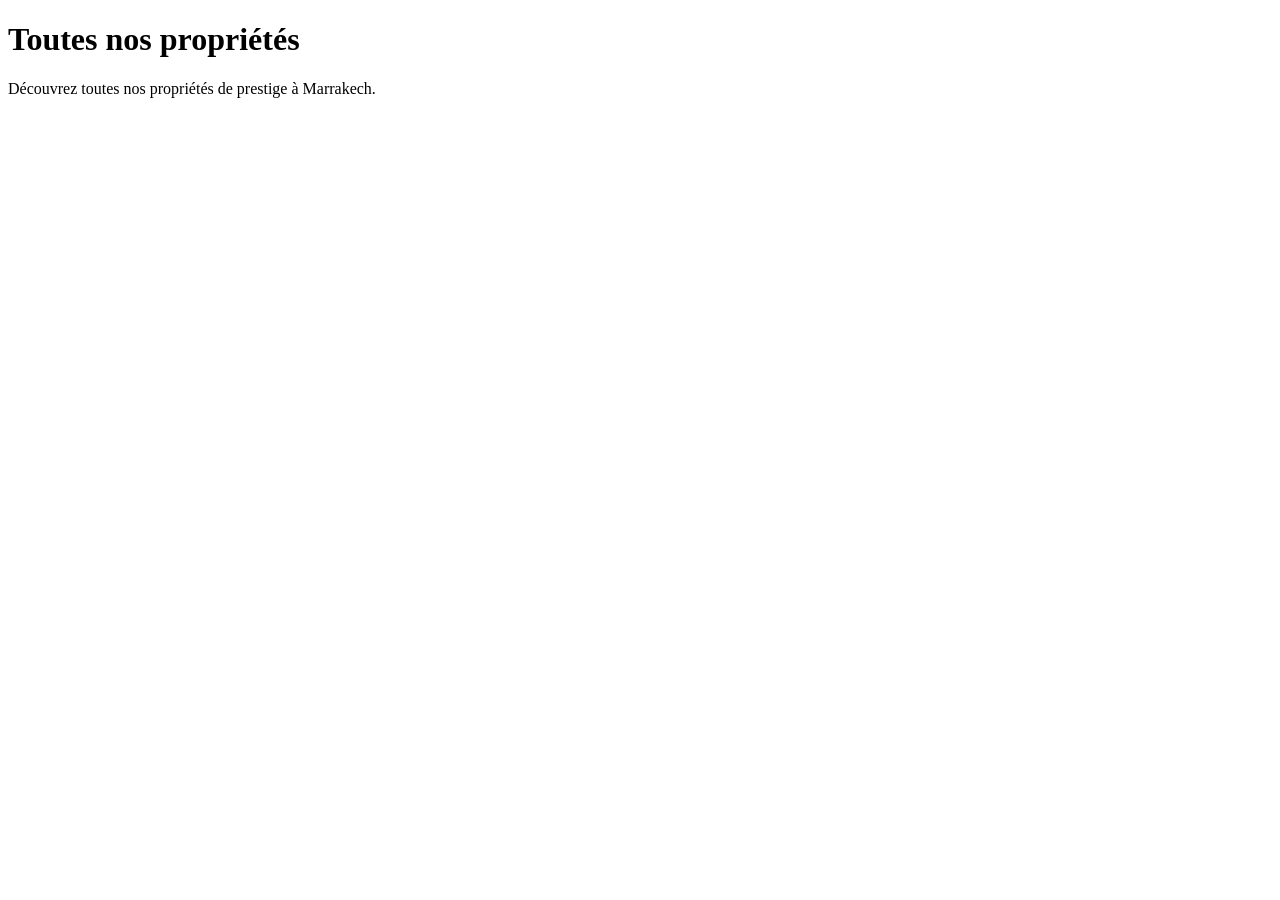
<file: imoBtisam/properties.html>
<!DOCTYPE html>
<html lang="fr">
<head>
    <meta charset="UTF-8">
    <meta name="viewport" content="width=device-width, initial-scale=1.0">
    <title>Toutes nos propriétés | Immo Ibtissam</title>
</head>
<body>
    <h1>Toutes nos propriétés</h1>
    <p>Découvrez toutes nos propriétés de prestige à Marrakech.</p>
</body>
</html>
</file>
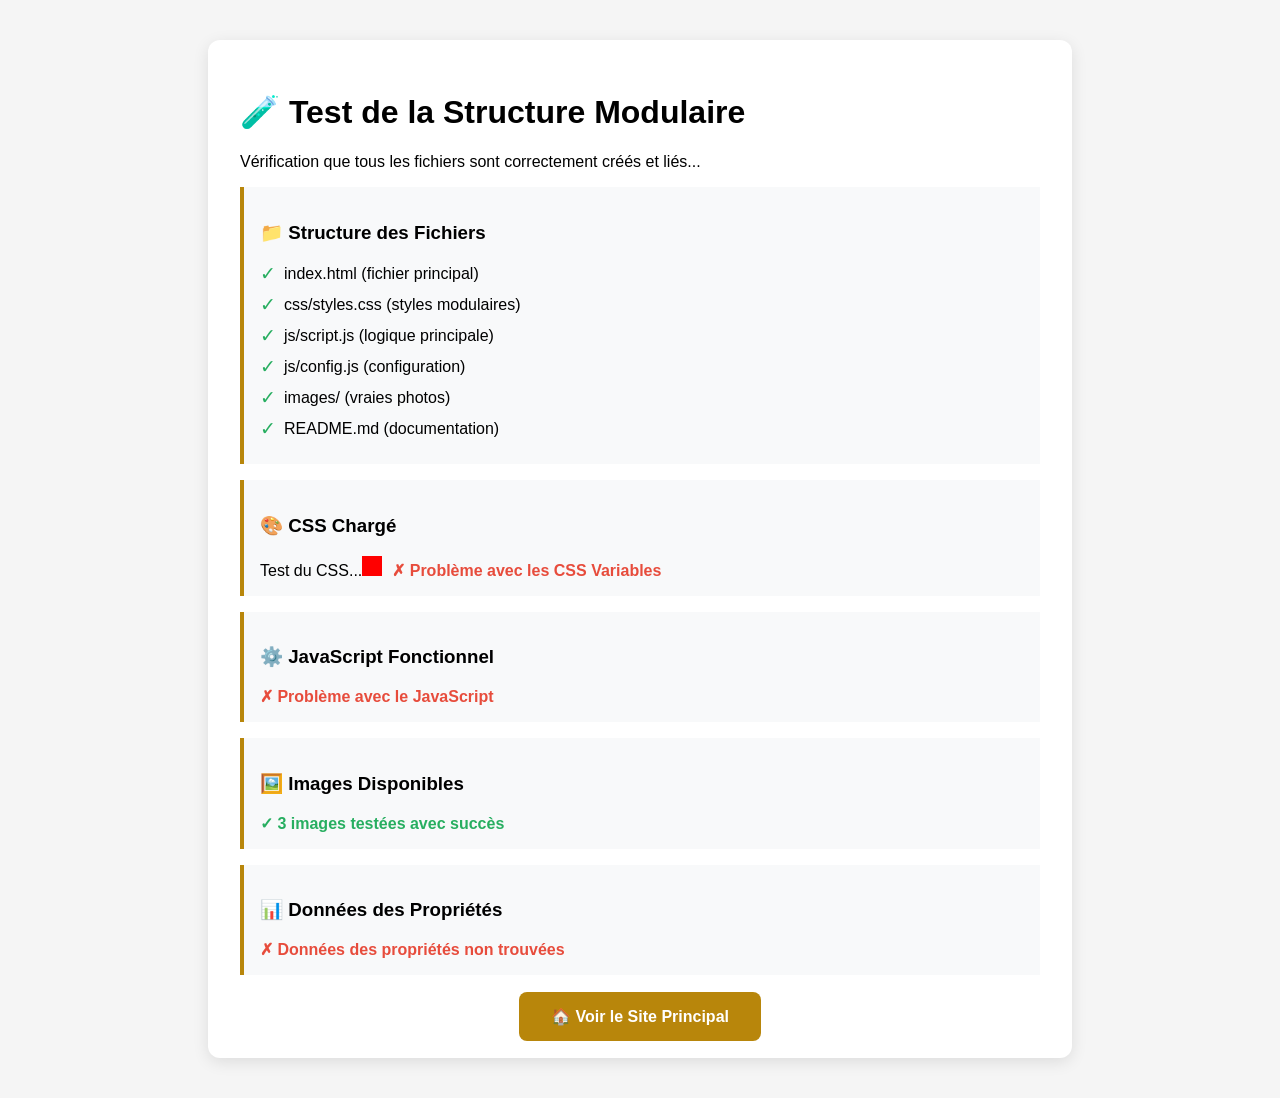
<file: imoBtisam/test.html>
<!DOCTYPE html>
<html lang="fr">
<head>
    <meta charset="UTF-8">
    <meta name="viewport" content="width=device-width, initial-scale=1.0">
    <title>Test - Structure Modulaire</title>
    <style>
        body { font-family: Arial, sans-serif; padding: 2rem; background: #f5f5f5; }
        .test-container { max-width: 800px; margin: 0 auto; background: white; padding: 2rem; border-radius: 12px; box-shadow: 0 4px 16px rgba(0,0,0,0.1); }
        .success { color: #27ae60; font-weight: bold; }
        .error { color: #e74c3c; font-weight: bold; }
        .test-item { margin: 1rem 0; padding: 1rem; border-left: 4px solid #b8860b; background: #f8f9fa; }
        .file-check { display: flex; align-items: center; gap: 0.5rem; margin: 0.5rem 0; }
        .check-mark { color: #27ae60; font-size: 1.2rem; }
        .x-mark { color: #e74c3c; font-size: 1.2rem; }
    </style>
</head>
<body>
    <div class="test-container">
        <h1>🧪 Test de la Structure Modulaire</h1>
        <p>Vérification que tous les fichiers sont correctement créés et liés...</p>
        
        <div class="test-item">
            <h3>📁 Structure des Fichiers</h3>
            <div id="fileStructure">Vérification en cours...</div>
        </div>
        
        <div class="test-item">
            <h3>🎨 CSS Chargé</h3>
            <div id="cssTest">Test du CSS...</div>
        </div>
        
        <div class="test-item">
            <h3>⚙️ JavaScript Fonctionnel</h3>
            <div id="jsTest">Test du JavaScript...</div>
        </div>
        
        <div class="test-item">
            <h3>🖼️ Images Disponibles</h3>
            <div id="imageTest">Test des images...</div>
        </div>
        
        <div class="test-item">
            <h3>📊 Données des Propriétés</h3>
            <div id="dataTest">Test des données...</div>
        </div>
        
        <div style="margin-top: 2rem; text-align: center;">
            <a href="index.html" style="background: #b8860b; color: white; padding: 1rem 2rem; text-decoration: none; border-radius: 8px; font-weight: bold;">
                🏠 Voir le Site Principal
            </a>
        </div>
    </div>

    <script>
        // Test de la structure
        document.addEventListener('DOMContentLoaded', function() {
            // Test CSS
            const cssTest = document.getElementById('cssTest');
            const testElement = document.createElement('div');
            testElement.style.cssText = 'background: var(--primary, #ff0000); width: 20px; height: 20px; display: inline-block; margin-right: 10px;';
            cssTest.appendChild(testElement);
            cssTest.innerHTML += testElement.style.background.includes('rgb') ? 
                '<span class="success">✓ CSS Variables chargées</span>' : 
                '<span class="error">✗ Problème avec les CSS Variables</span>';
            
            // Test JavaScript
            const jsTest = document.getElementById('jsTest');
            if (typeof showNotification === 'function') {
                jsTest.innerHTML = '<span class="success">✓ JavaScript chargé et fonctionnel</span>';
            } else {
                jsTest.innerHTML = '<span class="error">✗ Problème avec le JavaScript</span>';
            }
            
            // Test données
            const dataTest = document.getElementById('dataTest');
            if (typeof properties !== 'undefined' && properties.length > 0) {
                dataTest.innerHTML = `<span class="success">✓ ${properties.length} propriétés chargées</span>`;
            } else {
                dataTest.innerHTML = '<span class="error">✗ Données des propriétés non trouvées</span>';
            }
            
            // Test structure
            const fileStructure = document.getElementById('fileStructure');
            fileStructure.innerHTML = `
                <div class="file-check">
                    <span class="check-mark">✓</span> index.html (fichier principal)
                </div>
                <div class="file-check">
                    <span class="check-mark">✓</span> css/styles.css (styles modulaires)
                </div>
                <div class="file-check">
                    <span class="check-mark">✓</span> js/script.js (logique principale)
                </div>
                <div class="file-check">
                    <span class="check-mark">✓</span> js/config.js (configuration)
                </div>
                <div class="file-check">
                    <span class="check-mark">✓</span> images/ (vraies photos)
                </div>
                <div class="file-check">
                    <span class="check-mark">✓</span> README.md (documentation)
                </div>
            `;
            
            // Test images
            const imageTest = document.getElementById('imageTest');
            const testImages = [
                'images/Generated Image May 28, 2025 - 6_32AM.jpeg',
                'images/Generated Image May 28, 2025 - 6_36AM (1).jpeg',
                'images/Generated Image May 28, 2025 - 6_40AM (1).jpeg'
            ];
            
            let imageCount = 0;
            testImages.forEach((imgSrc, index) => {
                const img = new Image();
                img.onload = function() {
                    imageCount++;
                    if (imageCount === testImages.length) {
                        imageTest.innerHTML = `<span class="success">✓ ${imageCount} images testées avec succès</span>`;
                    }
                };
                img.onerror = function() {
                    imageTest.innerHTML = '<span class="error">✗ Certaines images ne se chargent pas</span>';
                };
                img.src = imgSrc;
            });
        });
    </script>
</body>
</html>
</file>
<file: imoBtisam/css/styles.css>
/* Variables CSS */
:root {
    --primary: #b8860b;
    --primary-light: #daa520;
    --secondary: #2c3e50;
    --morocco-gold: #d4af37;
    --morocco-bronze: #cd7f32;
    --bg-primary: #ffffff;
    --bg-secondary: #fafafa;
    --bg-dark: #1a1a1a;
    --bg-gradient: linear-gradient(135deg, #b8860b 0%, #d4af37 50%, #cd7f32 100%);
    --text-primary: #1a1a1a;
    --text-secondary: #4a4a4a;
    --text-muted: #666666;
    --text-light: #999999;
    --text-white: #ffffff;
    --border-radius: 12px;
    --border-color: #e8e8e8;
    --shadow-md: 0 4px 16px rgba(0, 0, 0, 0.12);
    --shadow-lg: 0 8px 32px rgba(0, 0, 0, 0.16);
    --shadow-xl: 0 16px 48px rgba(0, 0, 0, 0.2);
    --transition: all 0.3s cubic-bezier(0.4, 0, 0.2, 1);
}

/* Reset */
* {
    margin: 0;
    padding: 0;
    box-sizing: border-box;
}

html {
    scroll-behavior: smooth;
    scroll-padding-top: 80px;
}

body {
    font-family: 'Inter', sans-serif;
    line-height: 1.6;
    color: var(--text-primary);
    background: var(--bg-primary);
    overflow-x: hidden;
}

h1, h2, h3, h4, h5, h6 {
    font-family: 'Playfair Display', serif;
    font-weight: 600;
    line-height: 1.2;
}

.container {
    width: 100%;
    max-width: 1200px;
    margin: 0 auto;
    padding: 0 1rem;
}
/* ===== NAVIGATION ===== */
.navbar {
    position: fixed;
    top: 0;
    left: 0;
    right: 0;
    z-index: 1000;
    background: rgba(255, 255, 255, 0.95);
    backdrop-filter: blur(20px);
    border-bottom: 1px solid var(--border-color);
    transition: var(--transition);
}

.navbar.scrolled {
    background: rgba(255, 255, 255, 0.98);
    box-shadow: var(--shadow-lg);
}

.nav-container {
    display: flex;
    justify-content: space-between;
    align-items: center;
    padding: 1rem;
    height: 80px;
}

.logo {
    font-family: 'Playfair Display', serif;
    font-size: 2rem;
    font-weight: 700;
    background: var(--bg-gradient);
    -webkit-background-clip: text;
    background-clip: text;
    -webkit-text-fill-color: transparent;
    text-decoration: none;
}

.nav-links {
    display: none;
    list-style: none;
    gap: 2.5rem;
}

.nav-link {
    color: var(--text-secondary);
    text-decoration: none;
    font-weight: 500;
    transition: var(--transition);
    padding: 0.5rem 0;
}

.nav-link:hover {
    color: var(--primary);
}

.mobile-menu-btn {
    display: block;
    background: none;
    border: none;
    font-size: 1.5rem;
    color: var(--text-primary);
    cursor: pointer;
}

.mobile-menu {
    display: none;
    position: absolute;
    top: 100%;
    left: 0;
    right: 0;
    background: white;
    border-top: 1px solid var(--border-color);
    box-shadow: var(--shadow-lg);
}

.mobile-menu.active {
    display: block;
}

.mobile-nav-links {
    list-style: none;
    padding: 1rem;
}

.mobile-nav-links li {
    padding: 1rem 0;
    border-bottom: 1px solid var(--border-color);
}
/* ===== HERO SECTION ===== */
.hero {
    min-height: 100vh;
    background: linear-gradient(rgba(0,0,0,0.4), rgba(0,0,0,0.4)), 
                linear-gradient(135deg, #b8860b 0%, #d4af37 100%);
    display: flex;
    align-items: center;
    text-align: center;
    color: white;
    padding: 0 2rem;
}

.hero-content {
    max-width: 900px;
    margin: 0 auto;
}

.hero-badge {
    display: inline-flex;
    align-items: center;
    gap: 0.5rem;
    background: rgba(255, 255, 255, 0.15);
    color: white;
    padding: 0.75rem 1.5rem;
    border-radius: 50px;
    font-size: 0.875rem;
    font-weight: 600;
    margin-bottom: 2rem;
    backdrop-filter: blur(20px);
}

.hero h1 {
    font-size: clamp(2.5rem, 8vw, 5rem);
    font-weight: 700;
    margin-bottom: 1.5rem;
}

.hero-subtitle {
    font-size: 1.25rem;
    margin-bottom: 2.5rem;
    opacity: 0.9;
}

.cta-buttons {
    display: flex;
    flex-direction: column;
    gap: 1rem;
    margin-bottom: 4rem;
}

.btn {
    display: inline-flex;
    align-items: center;
    justify-content: center;
    gap: 0.5rem;
    padding: 1rem 2rem;
    border-radius: var(--border-radius);
    font-weight: 600;
    text-decoration: none;
    transition: var(--transition);
    border: none;
    cursor: pointer;
}

.btn-primary {
    background: var(--bg-gradient);
    color: white;
    box-shadow: var(--shadow-md);
}

.btn-primary:hover {
    transform: translateY(-2px);
    box-shadow: var(--shadow-lg);
}

.btn-secondary {
    background: rgba(255, 255, 255, 0.1);
    color: white;
    border: 2px solid rgba(255, 255, 255, 0.3);
}

.btn-outline {
    background: transparent;
    border: 2px solid var(--primary);
    color: var(--primary);
}

.btn-outline:hover {
    background: var(--primary);
    color: white;
}
/* ===== HERO STATS & SEARCH ===== */
.hero-stats {
    display: grid;
    grid-template-columns: repeat(auto-fit, minmax(120px, 1fr));
    gap: 2rem;
    margin-top: 3rem;
}

.stat-item {
    text-align: center;
    padding: 1.5rem;
    background: rgba(255, 255, 255, 0.1);
    border-radius: var(--border-radius);
    backdrop-filter: blur(20px);
    transition: var(--transition);
}

.stat-item:hover {
    transform: translateY(-5px);
}

.stat-number {
    font-size: 2rem;
    font-weight: 700;
    display: block;
    margin-bottom: 0.5rem;
    font-family: 'Playfair Display', serif;
}

.search-section {
    margin-top: -4rem;
    position: relative;
    z-index: 3;
    padding: 0 2rem;
}

.search-container {
    max-width: 800px;
    margin: 0 auto;
    background: white;
    padding: 2rem;
    border-radius: var(--border-radius);
    box-shadow: var(--shadow-xl);
}

.search-form {
    display: grid;
    grid-template-columns: repeat(auto-fit, minmax(200px, 1fr));
    gap: 1rem;
    align-items: end;
}

.search-group {
    display: flex;
    flex-direction: column;
}

.search-label {
    font-weight: 600;
    margin-bottom: 0.5rem;
    color: var(--text-secondary);
}

.search-input, .form-control {
    padding: 0.75rem;
    border: 2px solid var(--border-color);
    border-radius: var(--border-radius);
    transition: var(--transition);
}

.search-input:focus, .form-control:focus {
    outline: none;
    border-color: var(--primary);
}

.search-btn {
    background: var(--bg-gradient);
    color: white;
    border: none;
    padding: 1rem 2rem;
    border-radius: var(--border-radius);
    font-weight: 600;
    cursor: pointer;
    transition: var(--transition);
}

.search-btn:hover {
    transform: translateY(-2px);
}
/* ===== SECTIONS PRINCIPALES ===== */
.properties, .services, .about, .contact {
    padding: 8rem 0;
}

.properties {
    background: var(--bg-secondary);
}

.about {
    background: var(--bg-luxury);
}

.contact {
    background: var(--bg-secondary);
}

.section-header {
    text-align: center;
    margin-bottom: 4rem;
}

.section-title {
    font-size: clamp(2rem, 5vw, 3.5rem);
    font-weight: 700;
    margin-bottom: 1rem;
    font-family: 'Playfair Display', serif;
}

.section-subtitle {
    font-size: 1.125rem;
    color: var(--text-secondary);
    max-width: 600px;
    margin: 0 auto;
}

/* ===== FILTRES PROPRIÉTÉS ===== */
.properties-filter {
    display: flex;
    justify-content: center;
    gap: 1rem;
    margin-bottom: 3rem;
    flex-wrap: wrap;
}

.filter-btn {
    padding: 0.75rem 1.5rem;
    border: 2px solid var(--border-color);
    background: white;
    border-radius: 25px;
    color: var(--text-secondary);
    font-weight: 500;
    cursor: pointer;
    transition: var(--transition);
}

.filter-btn.active, .filter-btn:hover {
    background: var(--primary);
    border-color: var(--primary);
    color: white;
}

/* ===== GRID PROPRIÉTÉS ===== */
.properties-grid {
    display: grid;
    grid-template-columns: repeat(auto-fit, minmax(350px, 1fr));
    gap: 2rem;
}

.property-card {
    background: white;
    border-radius: var(--border-radius);
    overflow: hidden;
    box-shadow: var(--shadow-md);
    transition: var(--transition);
    position: relative;
}

.property-card:hover {
    transform: translateY(-8px);
    box-shadow: var(--shadow-xl);
}
/* ===== CARTES PROPRIÉTÉS ===== */
.property-image {
    height: 250px;
    position: relative;
    overflow: hidden;
}

.property-badge {
    position: absolute;
    top: 1rem;
    left: 1rem;
    background: var(--primary);
    color: white;
    padding: 0.25rem 0.75rem;
    border-radius: 15px;
    font-size: 0.75rem;
    font-weight: 600;
}

.property-favorite {
    position: absolute;
    top: 1rem;
    right: 1rem;
    background: rgba(255, 255, 255, 0.9);
    border: none;
    width: 40px;
    height: 40px;
    border-radius: 50%;
    display: flex;
    align-items: center;
    justify-content: center;
    cursor: pointer;
    transition: var(--transition);
}

.property-favorite:hover {
    background: var(--primary);
    color: white;
}

.property-content {
    padding: 2rem;
}

.property-price {
    font-size: 1.5rem;
    font-weight: 700;
    color: var(--primary);
    margin-bottom: 0.5rem;
    font-family: 'Playfair Display', serif;
}

.property-title {
    font-size: 1.25rem;
    font-weight: 700;
    margin-bottom: 0.75rem;
}

.property-location {
    color: var(--text-muted);
    margin-bottom: 1rem;
    display: flex;
    align-items: center;
    gap: 0.5rem;
}

.property-features {
    display: flex;
    gap: 1rem;
    margin-bottom: 1.5rem;
    flex-wrap: wrap;
}

.feature {
    display: flex;
    align-items: center;
    gap: 0.25rem;
    color: var(--text-muted);
    font-size: 0.875rem;
}

.property-description {
    color: var(--text-secondary);
    margin-bottom: 1.5rem;
    line-height: 1.6;
}

.property-actions {
    display: flex;
    gap: 1rem;
}
/* ===== SERVICES ===== */
.services-grid {
    display: grid;
    grid-template-columns: repeat(auto-fit, minmax(300px, 1fr));
    gap: 2rem;
}

.service-card {
    background: white;
    padding: 2.5rem;
    border-radius: var(--border-radius);
    box-shadow: var(--shadow-md);
    text-align: center;
    transition: var(--transition);
}

.service-card:hover {
    transform: translateY(-8px);
    box-shadow: var(--shadow-xl);
}

.service-icon {
    width: 80px;
    height: 80px;
    background: var(--bg-gradient);
    border-radius: 50%;
    display: flex;
    align-items: center;
    justify-content: center;
    color: white;
    font-size: 2rem;
    margin: 0 auto 1.5rem;
}

.service-title {
    font-size: 1.5rem;
    font-weight: 700;
    margin-bottom: 1rem;
}

.service-description {
    color: var(--text-secondary);
    line-height: 1.7;
}

/* ===== ABOUT ===== */
.about-content {
    display: grid;
    grid-template-columns: 1fr;
    gap: 4rem;
    align-items: center;
}

.about-photo {
    width: 300px;
    height: 350px;
    border-radius: var(--border-radius);
    background: var(--bg-gradient);
    margin: 0 auto;
    box-shadow: var(--shadow-lg);
}

.about-name {
    font-size: 2.5rem;
    font-weight: 700;
    color: var(--primary);
    margin-bottom: 0.5rem;
    font-family: 'Playfair Display', serif;
}

.about-title {
    font-size: 1.25rem;
    color: var(--text-muted);
    margin-bottom: 2rem;
    font-style: italic;
}

.about-description {
    color: var(--text-secondary);
    line-height: 1.8;
    margin-bottom: 2rem;
}

.about-stats {
    display: grid;
    grid-template-columns: repeat(2, 1fr);
    gap: 1.5rem;
}

.about-stat {
    text-align: center;
    padding: 1.5rem;
    background: white;
    border-radius: var(--border-radius);
    box-shadow: var(--shadow-md);
}

.about-stat-number {
    font-size: 2rem;
    font-weight: 700;
    color: var(--primary);
    display: block;
    margin-bottom: 0.5rem;
    font-family: 'Playfair Display', serif;
}
/* ===== CONTACT ===== */
.contact-content {
    display: grid;
    grid-template-columns: 1fr;
    gap: 3rem;
}

.contact-info {
    display: flex;
    flex-direction: column;
    gap: 2rem;
}

.contact-item {
    display: flex;
    align-items: center;
    gap: 1rem;
    padding: 1.5rem;
    background: white;
    border-radius: var(--border-radius);
    box-shadow: var(--shadow-md);
    transition: var(--transition);
}

.contact-item:hover {
    transform: translateY(-3px);
}

.contact-icon {
    width: 60px;
    height: 60px;
    background: var(--bg-gradient);
    border-radius: var(--border-radius);
    display: flex;
    align-items: center;
    justify-content: center;
    color: white;
    font-size: 1.5rem;
}

.contact-form {
    background: white;
    padding: 2.5rem;
    border-radius: var(--border-radius);
    box-shadow: var(--shadow-md);
}

.form-group {
    margin-bottom: 1.5rem;
}

.form-group label {
    display: block;
    margin-bottom: 0.5rem;
    font-weight: 500;
    color: var(--text-secondary);
}

textarea.form-control {
    resize: vertical;
    min-height: 120px;
}

/* ===== FOOTER ===== */
.footer {
    background: var(--bg-dark);
    color: var(--text-white);
    padding: 3rem 0 1rem;
}

.footer-content {
    display: grid;
    grid-template-columns: repeat(auto-fit, minmax(250px, 1fr));
    gap: 2rem;
    margin-bottom: 2rem;
}

.footer-section h4 {
    color: var(--text-white);
    margin-bottom: 1rem;
}

.footer-links {
    list-style: none;
}

.footer-links li {
    margin-bottom: 0.5rem;
}

.footer-links a {
    color: var(--text-light);
    transition: var(--transition);
    text-decoration: none;
}

.footer-links a:hover {
    color: var(--primary-light);
}

.footer-bottom {
    text-align: center;
    padding-top: 2rem;
    border-top: 1px solid rgba(255, 255, 255, 0.1);
    color: var(--text-light);
}

/* ===== ANIMATIONS ===== */
.loading {
    opacity: 0;
    transform: translateY(20px);
    transition: all 0.6s ease-out;
}

.loading.loaded {
    opacity: 1;
    transform: translateY(0);
}

/* ===== RESPONSIVE ===== */
@media (min-width: 640px) {
    .cta-buttons {
        flex-direction: row;
        justify-content: center;
    }
}

@media (min-width: 768px) {
    .nav-links {
        display: flex;
    }
    
    .mobile-menu-btn {
        display: none;
    }
    
    .about-content {
        grid-template-columns: 1fr 1fr;
    }
    
    .contact-content {
        grid-template-columns: 1fr 1fr;
    }
}
</file>
